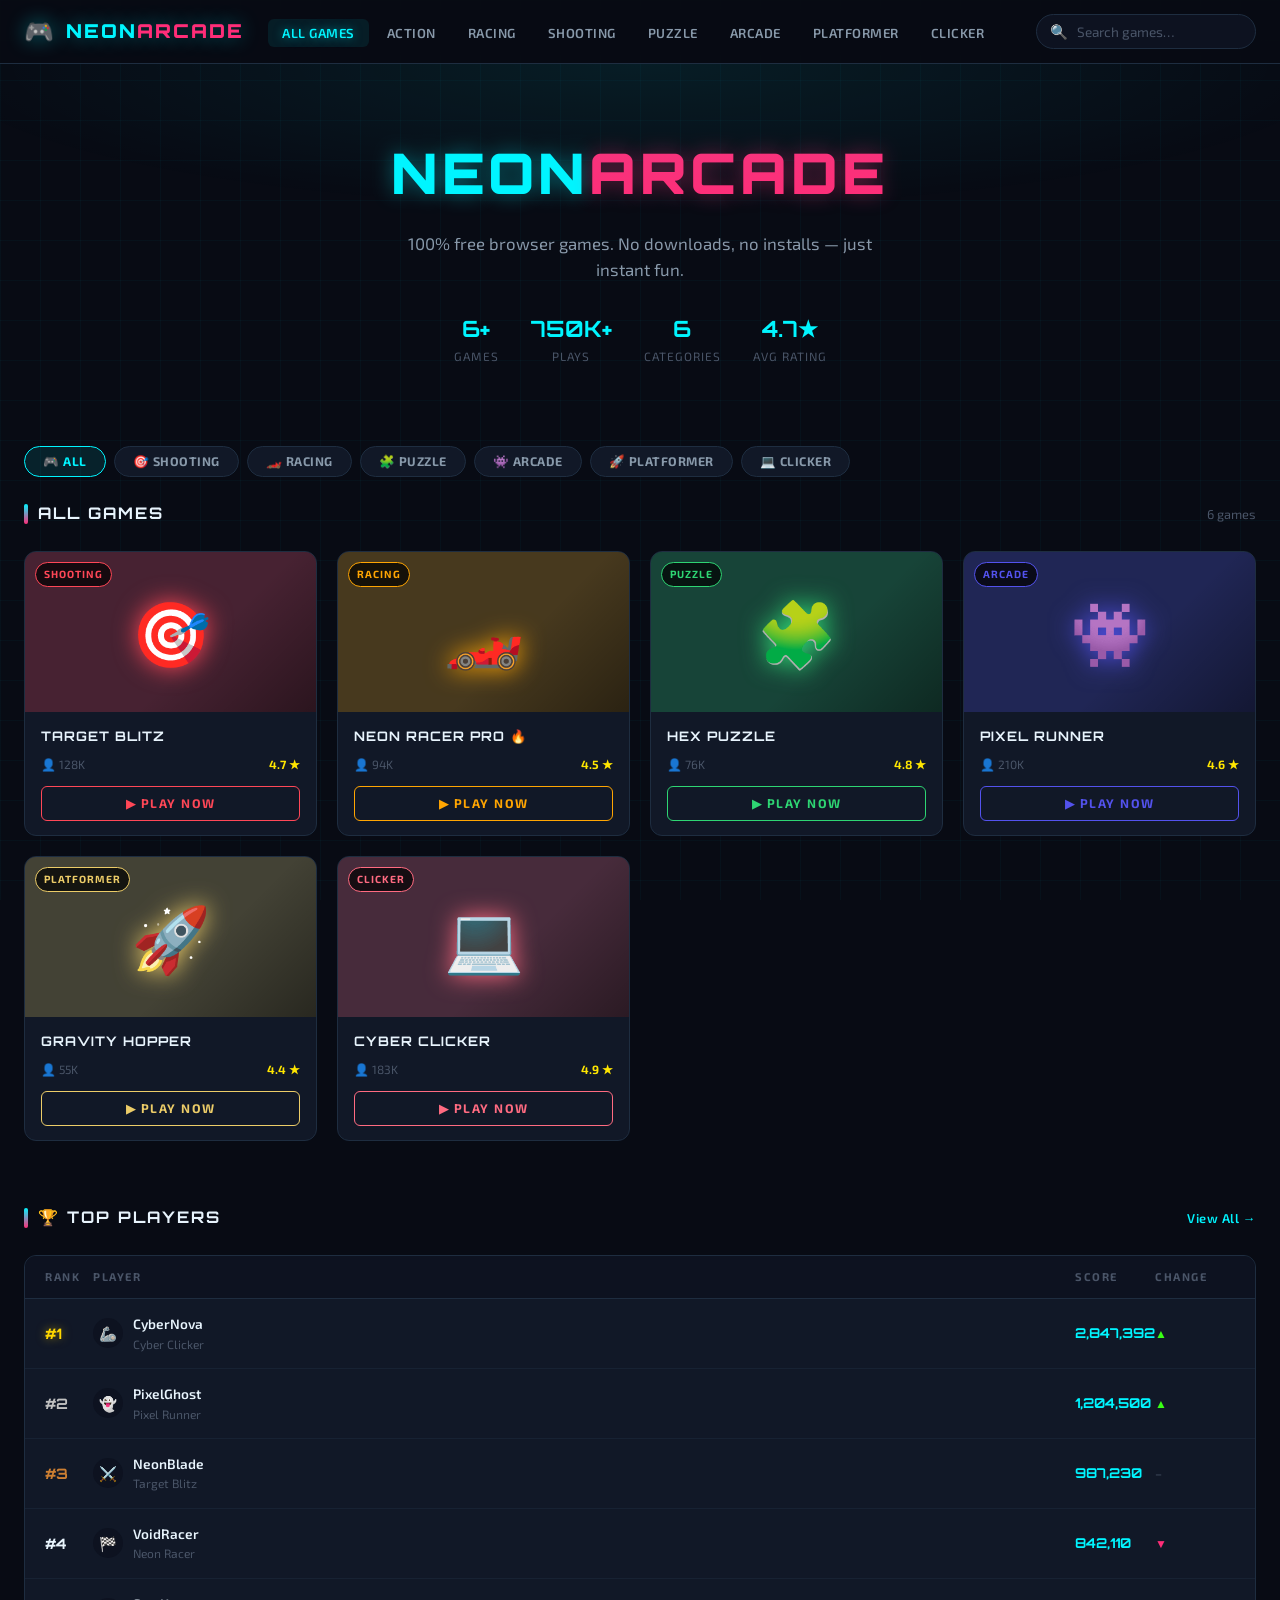
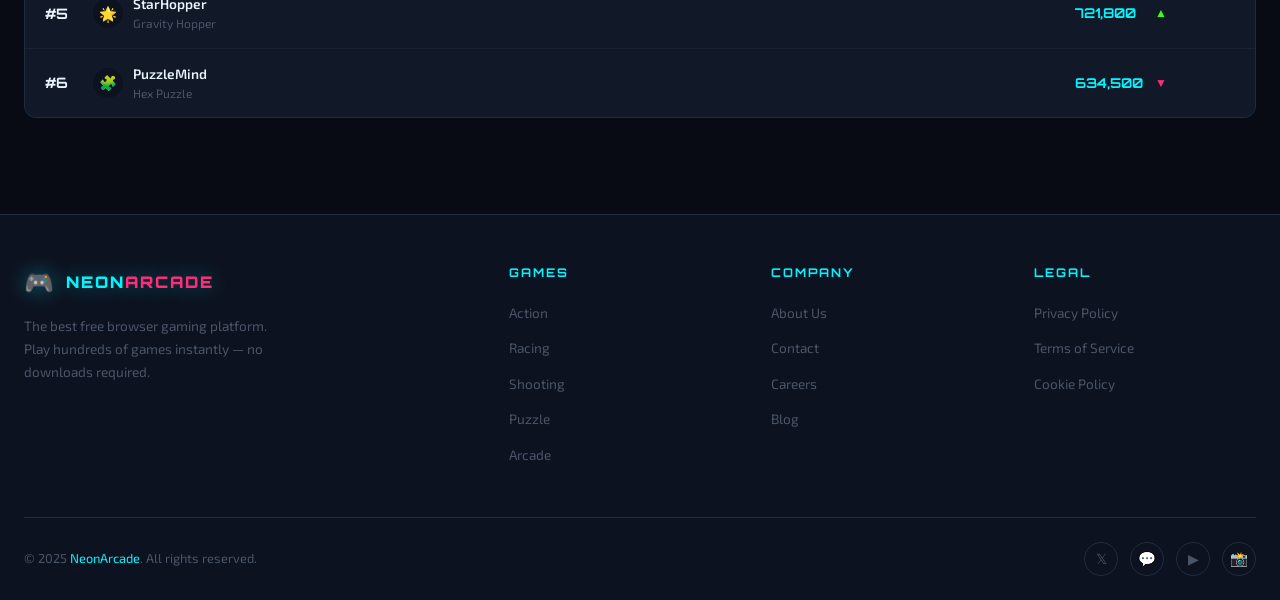
<file: index.html>
<!DOCTYPE html>
<html lang="en">
<head>
  <meta charset="UTF-8" />
  <meta name="viewport" content="width=device-width, initial-scale=1.0" />
  <title>NeonArcade — Play Free Games Online</title>
  <meta name="description" content="Play the best free browser games online. Action, racing, puzzle, shooting and more!" />
  <link rel="stylesheet" href="style.css" />
  <!-- Favicon emoji via SVG -->
  <link rel="icon" href="data:image/svg+xml,<svg xmlns='http://www.w3.org/2000/svg' viewBox='0 0 100 100'><text y='.9em' font-size='90'>🎮</text></svg>" />
</head>
<body>

  <!-- ══════════════════════════════════════════
       NAVBAR
  ══════════════════════════════════════════ -->
  <nav class="navbar">
    <!-- Logo -->
    <a href="index.html" class="nav-logo">
      <span class="logo-icon">🎮</span>
      <span>Neon<span style="color:var(--neon-pink)">Arcade</span></span>
    </a>

    <!-- Category links -->
    <ul class="nav-links" id="navLinks">
      <li><a href="#" class="nav-link active" data-cat="all">All Games</a></li>
      <li><a href="#" class="nav-link" data-cat="action">Action</a></li>
      <li><a href="#" class="nav-link" data-cat="racing">Racing</a></li>
      <li><a href="#" class="nav-link" data-cat="shooting">Shooting</a></li>
      <li><a href="#" class="nav-link" data-cat="puzzle">Puzzle</a></li>
      <li><a href="#" class="nav-link" data-cat="arcade">Arcade</a></li>
      <li><a href="#" class="nav-link" data-cat="platformer">Platformer</a></li>
      <li><a href="#" class="nav-link" data-cat="clicker">Clicker</a></li>
    </ul>

    <!-- Desktop search -->
    <div class="nav-search">
      <span class="search-icon">🔍</span>
      <input type="text" id="searchInput" placeholder="Search games…" autocomplete="off" />
    </div>

    <!-- Hamburger for mobile -->
    <button class="nav-hamburger" id="hamburger" aria-label="Toggle menu">
      <span></span><span></span><span></span>
    </button>
  </nav>

  <!-- Mobile menu -->
  <div class="mobile-menu" id="mobileMenu">
    <a href="#" class="nav-link active" data-cat="all">All Games</a>
    <a href="#" class="nav-link" data-cat="action">Action</a>
    <a href="#" class="nav-link" data-cat="racing">Racing</a>
    <a href="#" class="nav-link" data-cat="shooting">Shooting</a>
    <a href="#" class="nav-link" data-cat="puzzle">Puzzle</a>
    <a href="#" class="nav-link" data-cat="arcade">Arcade</a>
    <a href="#" class="nav-link" data-cat="platformer">Platformer</a>
    <a href="#" class="nav-link" data-cat="clicker">Clicker</a>
    <div class="mobile-search">
      <span class="search-icon">🔍</span>
      <input type="text" id="mobileSearchInput" placeholder="Search games…" autocomplete="off" />
    </div>
  </div>

  <!-- ══════════════════════════════════════════
       HERO
  ══════════════════════════════════════════ -->
  <section class="hero">
    <h1><span class="cyan">Neon</span><span class="pink">Arcade</span></h1>
    <p>100% free browser games. No downloads, no installs — just instant fun.</p>
    <div class="hero-stats">
      <div class="hero-stat"><span class="val">6+</span><span class="lbl">Games</span></div>
      <div class="hero-stat"><span class="val">750K+</span><span class="lbl">Plays</span></div>
      <div class="hero-stat"><span class="val">6</span><span class="lbl">Categories</span></div>
      <div class="hero-stat"><span class="val">4.7★</span><span class="lbl">Avg Rating</span></div>
    </div>
  </section>

  <!-- ══════════════════════════════════════════
       MAIN CONTENT
  ══════════════════════════════════════════ -->
  <main class="container">

    <!-- Search results notice (hidden by default) -->
    <div class="section">
      <div class="search-notice" id="searchNotice" style="display:none">
        <p>Showing results for: <span id="searchTerm"></span></p>
        <button id="clearSearch">✕ Clear</button>
      </div>

      <!-- Category filter pills -->
      <div class="filter-pills" id="filterPills">
        <button class="pill active" data-cat="all">🎮 All</button>
        <button class="pill" data-cat="shooting">🎯 Shooting</button>
        <button class="pill" data-cat="racing">🏎️ Racing</button>
        <button class="pill" data-cat="puzzle">🧩 Puzzle</button>
        <button class="pill" data-cat="arcade">👾 Arcade</button>
        <button class="pill" data-cat="platformer">🚀 Platformer</button>
        <button class="pill" data-cat="clicker">💻 Clicker</button>
      </div>

      <!-- Section header -->
      <div class="section-header">
        <h2 class="section-title" id="sectionTitle">All Games</h2>
        <span id="gameCount" style="font-size:0.8rem;color:var(--text-muted)"></span>
      </div>

      <!-- Games grid — populated by JS -->
      <div class="games-grid" id="gamesGrid"></div>

      <!-- No results state -->
      <div class="no-results" id="noResults" style="display:none">
        <div class="icon">🔍</div>
        <h3>No games found</h3>
        <p>Try a different search or category</p>
      </div>
    </div>

    <!-- ── LEADERBOARD ── -->
    <div class="section">
      <div class="section-header">
        <h2 class="section-title">🏆 Top Players</h2>
        <a href="#" class="section-link">View All →</a>
      </div>
      <div class="leaderboard" id="leaderboard">
        <div class="leaderboard-header">
          <span>Rank</span>
          <span>Player</span>
          <span>Score</span>
          <span>Change</span>
        </div>
        <!-- Populated by JS -->
      </div>
    </div>

  </main>

  <!-- ══════════════════════════════════════════
       FOOTER
  ══════════════════════════════════════════ -->
  <footer>
    <div class="footer-inner">
      <div class="footer-top">
        <div class="footer-brand">
          <a href="index.html" class="nav-logo">
            <span class="logo-icon">🎮</span>
            <span>Neon<span style="color:var(--neon-pink)">Arcade</span></span>
          </a>
          <p>The best free browser gaming platform. Play hundreds of games instantly — no downloads required.</p>
        </div>
        <div class="footer-col">
          <h4>Games</h4>
          <ul>
            <li><a href="#">Action</a></li>
            <li><a href="#">Racing</a></li>
            <li><a href="#">Shooting</a></li>
            <li><a href="#">Puzzle</a></li>
            <li><a href="#">Arcade</a></li>
          </ul>
        </div>
        <div class="footer-col">
          <h4>Company</h4>
          <ul>
            <li><a href="#">About Us</a></li>
            <li><a href="#">Contact</a></li>
            <li><a href="#">Careers</a></li>
            <li><a href="#">Blog</a></li>
          </ul>
        </div>
        <div class="footer-col">
          <h4>Legal</h4>
          <ul>
            <li><a href="#">Privacy Policy</a></li>
            <li><a href="#">Terms of Service</a></li>
            <li><a href="#">Cookie Policy</a></li>
          </ul>
        </div>
      </div>
      <div class="footer-bottom">
        <p>© 2025 <span class="cyan">NeonArcade</span>. All rights reserved.</p>
        <div class="social-links">
          <a href="#" class="social-link" aria-label="Twitter">𝕏</a>
          <a href="#" class="social-link" aria-label="Discord">💬</a>
          <a href="#" class="social-link" aria-label="YouTube">▶</a>
          <a href="#" class="social-link" aria-label="Instagram">📸</a>
        </div>
      </div>
    </div>
  </footer>

  <script src="script.js"></script>
</body>
  </html>
</file>
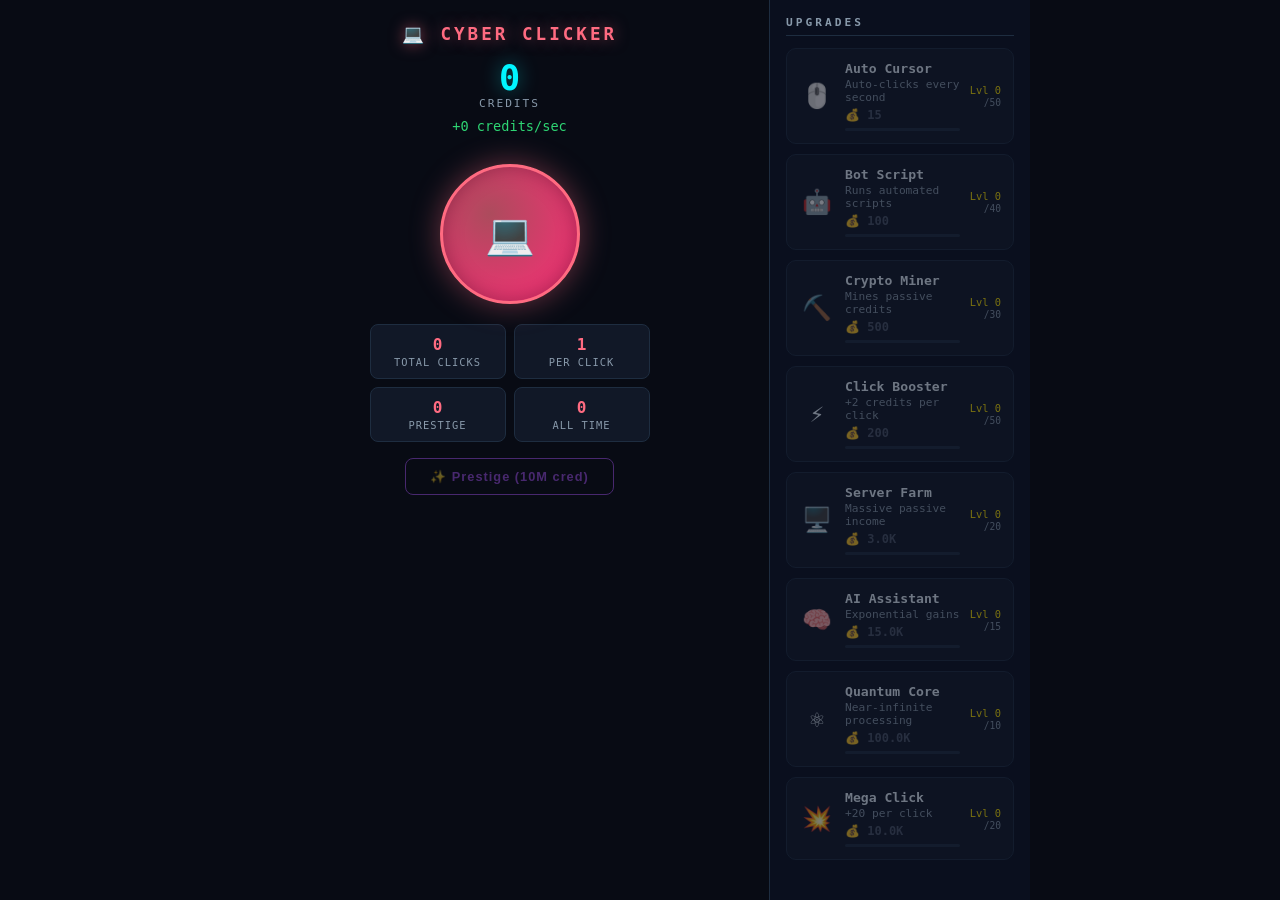
<file: cyber-clicker.html>
<!DOCTYPE html>
<html lang="en">
<head>
<meta charset="UTF-8"/>
<meta name="viewport" content="width=device-width,initial-scale=1"/>
<title>Cyber Clicker</title>
<style>
*{margin:0;padding:0;box-sizing:border-box}
body{background:#080b14;min-height:100vh;font-family:'Exo 2',monospace;color:#e8f4fd;overflow-x:hidden}
.layout{display:grid;grid-template-columns:1fr 260px;min-height:100vh;max-width:780px;margin:0 auto;gap:0}
/* Left panel */
.left{display:flex;flex-direction:column;align-items:center;justify-content:flex-start;padding:24px 20px;border-right:1px solid #1e2d40}
.game-title{font-size:1.1rem;font-weight:900;letter-spacing:3px;text-transform:uppercase;color:#ff6b81;text-shadow:0 0 15px rgba(255,107,129,0.5);margin-bottom:16px}
.currency-display{text-align:center;margin-bottom:8px}
.currency-val{font-size:2.2rem;font-weight:700;color:#00f5ff;font-family:monospace;line-height:1;text-shadow:0 0 20px rgba(0,245,255,0.4)}
.currency-lbl{font-size:0.7rem;letter-spacing:2px;text-transform:uppercase;color:#8899aa;margin-top:2px}
.per-sec{font-size:0.85rem;color:#2ed573;margin-bottom:20px;text-align:center}
/* Clicker button */
.clicker-wrap{position:relative;margin:10px 0 20px}
#clickerBtn{width:140px;height:140px;border-radius:50%;background:radial-gradient(circle at 35% 35%,#ff6b81aa,#ff2d78);border:3px solid #ff6b81;color:#fff;font-size:2.5rem;cursor:pointer;transition:transform 0.1s,box-shadow 0.1s;box-shadow:0 0 30px rgba(255,107,129,0.4),inset 0 0 20px rgba(0,0,0,0.3);position:relative;z-index:1}
#clickerBtn:active{transform:scale(0.93);box-shadow:0 0 50px rgba(255,107,129,0.7)}
#clickerBtn:hover{box-shadow:0 0 40px rgba(255,107,129,0.6),inset 0 0 20px rgba(0,0,0,0.3)}
.click-ripple{position:absolute;border-radius:50%;border:2px solid #ff6b81;animation:ripple 0.5s ease-out forwards;pointer-events:none;z-index:0}
@keyframes ripple{from{width:140px;height:140px;left:0;top:0;opacity:0.8}to{width:200px;height:200px;left:-30px;top:-30px;opacity:0}}
.float-text{position:absolute;pointer-events:none;font-weight:700;color:#00f5ff;font-size:0.9rem;animation:float-up 0.8s ease forwards;z-index:5}
@keyframes float-up{0%{opacity:1;transform:translateY(0) scale(1)}100%{opacity:0;transform:translateY(-70px) scale(0.7)}}
/* Stats */
.stats-grid{display:grid;grid-template-columns:1fr 1fr;gap:8px;width:100%;max-width:280px}
.stat-box{background:#111827;border:1px solid #1e2d40;border-radius:8px;padding:10px;text-align:center}
.stat-box .v{font-size:1rem;font-weight:700;color:#ff6b81;font-family:monospace}
.stat-box .l{font-size:0.65rem;letter-spacing:1px;text-transform:uppercase;color:#8899aa;margin-top:2px}
/* Prestige */
#prestigeBtn{margin-top:16px;padding:10px 24px;background:transparent;border:1px solid #a855f7;color:#a855f7;border-radius:8px;font-size:0.8rem;font-weight:700;letter-spacing:1px;cursor:pointer;transition:0.2s;opacity:0.4;pointer-events:none}
#prestigeBtn.ready{opacity:1;pointer-events:auto;animation:pulsePrest 1.5s ease infinite}
#prestigeBtn.ready:hover{background:rgba(168,85,247,0.15)}
@keyframes pulsePrest{0%,100%{box-shadow:none}50%{box-shadow:0 0 15px rgba(168,85,247,0.5)}}
/* Right panel - upgrades */
.right{padding:16px;overflow-y:auto;background:#0a0f1e}
.right h3{font-size:0.7rem;letter-spacing:3px;text-transform:uppercase;color:#8899aa;margin-bottom:12px;padding-bottom:6px;border-bottom:1px solid #1e2d40}
.upgrade-card{background:#111827;border:1px solid #1e2d40;border-radius:10px;padding:12px;margin-bottom:10px;cursor:pointer;transition:0.2s;display:flex;gap:10px;align-items:center}
.upgrade-card:hover:not(.locked){border-color:rgba(0,245,255,0.3);transform:translateX(-2px)}
.upgrade-card.locked{opacity:0.45;cursor:not-allowed}
.upgrade-card.maxed{opacity:0.7;cursor:not-allowed;border-color:rgba(255,230,0,0.3)}
.up-icon{font-size:1.5rem;width:36px;text-align:center;flex-shrink:0}
.up-info{flex:1;min-width:0}
.up-name{font-size:0.82rem;font-weight:700;color:#e8f4fd;white-space:nowrap;overflow:hidden;text-overflow:ellipsis}
.up-desc{font-size:0.7rem;color:#8899aa;margin-top:2px}
.up-cost{font-size:0.75rem;font-weight:700;color:#00f5ff;margin-top:4px;font-family:monospace}
.up-cost.cant{color:#4a5568}
.up-lvl{font-size:0.65rem;color:#ffe600;text-align:right;flex-shrink:0}
/* Progress bar */
.up-progress{height:3px;background:#1e2d40;border-radius:2px;margin-top:6px;overflow:hidden}
.up-progress-fill{height:100%;background:linear-gradient(90deg,#00f5ff,#a855f7);border-radius:2px;transition:width 0.3s}
@media(max-width:520px){.layout{grid-template-columns:1fr}.right{border-top:1px solid #1e2d40}.left{border-right:none;padding:16px}}
</style>
</head>
<body>
<div class="layout">
  <!-- LEFT -->
  <div class="left">
    <div class="game-title">💻 Cyber Clicker</div>
    <div class="currency-display">
      <div class="currency-val" id="credEl">0</div>
      <div class="currency-lbl">Credits</div>
    </div>
    <div class="per-sec" id="cpsEl">+0 credits/sec</div>

    <div class="clicker-wrap" id="clickerWrap">
      <button id="clickerBtn">💻</button>
    </div>

    <div class="stats-grid">
      <div class="stat-box"><div class="v" id="totalClicksEl">0</div><div class="l">Total Clicks</div></div>
      <div class="stat-box"><div class="v" id="clickPowerEl">1</div><div class="l">Per Click</div></div>
      <div class="stat-box"><div class="v" id="prestigeEl">0</div><div class="l">Prestige</div></div>
      <div class="stat-box"><div class="v" id="totalEarnedEl">0</div><div class="l">All Time</div></div>
    </div>

    <button id="prestigeBtn">✨ Prestige (10M cred)</button>
  </div>

  <!-- RIGHT -->
  <div class="right">
    <h3>Upgrades</h3>
    <div id="upgradesContainer"></div>
  </div>
</div>

<script>
/* ── Game State ── */
let credits=0,cps=0,clickPower=1,totalClicks=0,allTimeEarned=0,prestige=0;
let lastTime=Date.now();

/* ── Upgrades config ── */
const UPGRADES=[
  {id:'cursor',name:'Auto Cursor',icon:'🖱️',desc:'Auto-clicks every second',baseCost:15,baseCps:0.1,baseCpc:0,maxLvl:50,lvl:0},
  {id:'script',name:'Bot Script',icon:'🤖',desc:'Runs automated scripts',baseCost:100,baseCps:0.5,baseCpc:0,maxLvl:40,lvl:0},
  {id:'mine',name:'Crypto Miner',icon:'⛏️',desc:'Mines passive credits',baseCost:500,baseCps:2,baseCpc:0,maxLvl:30,lvl:0},
  {id:'clickpow',name:'Click Booster',icon:'⚡',desc:'+2 credits per click',baseCost:200,baseCps:0,baseCpc:2,maxLvl:50,lvl:0},
  {id:'server',name:'Server Farm',icon:'🖥️',desc:'Massive passive income',baseCost:3000,baseCps:10,baseCpc:0,maxLvl:20,lvl:0},
  {id:'ai',name:'AI Assistant',icon:'🧠',desc:'Exponential gains',baseCost:15000,baseCps:50,baseCpc:0,maxLvl:15,lvl:0},
  {id:'quantum',name:'Quantum Core',icon:'⚛️',desc:'Near-infinite processing',baseCost:100000,baseCps:300,baseCpc:0,maxLvl:10,lvl:0},
  {id:'megaclick',name:'Mega Click',icon:'💥',desc:'+20 per click',baseCost:10000,baseCps:0,baseCpc:20,maxLvl:20,lvl:0},
];

function upgradeCost(u){return Math.floor(u.baseCost*Math.pow(1.18,u.lvl));}

function recalcStats(){
  cps=0;clickPower=1;
  UPGRADES.forEach(u=>{
    cps+=u.baseCps*u.lvl;
    clickPower+=u.baseCpc*u.lvl;
  });
  cps*=(1+prestige*0.5);
  clickPower*=(1+prestige*0.3);
}

function fmtNum(n){
  if(n>=1e9) return (n/1e9).toFixed(2)+'B';
  if(n>=1e6) return (n/1e6).toFixed(2)+'M';
  if(n>=1e3) return (n/1e3).toFixed(1)+'K';
  return Math.floor(n).toString();
}

/* ── Render upgrades ── */
function renderUpgrades(){
  const c=document.getElementById('upgradesContainer');
  c.innerHTML='';
  UPGRADES.forEach((u,i)=>{
    const cost=upgradeCost(u);
    const canAfford=credits>=cost;
    const maxed=u.lvl>=u.maxLvl;
    const card=document.createElement('div');
    card.className='upgrade-card'+(maxed?' maxed':(!canAfford&&u.lvl===0?' locked':''));
    const pct=Math.min(100,(u.lvl/u.maxLvl)*100);
    card.innerHTML=`
      <div class="up-icon">${u.icon}</div>
      <div class="up-info">
        <div class="up-name">${u.name}</div>
        <div class="up-desc">${u.desc}</div>
        <div class="up-cost ${canAfford||maxed?'':'cant'}">${maxed?'MAX':'💰 '+fmtNum(cost)}</div>
        <div class="up-progress"><div class="up-progress-fill" style="width:${pct}%"></div></div>
      </div>
      <div class="up-lvl">Lvl ${u.lvl}<br><span style="color:#8899aa;font-size:0.6rem">/${u.maxLvl}</span></div>`;
    if(!maxed){
      card.addEventListener('click',()=>{
        if(credits>=cost){credits-=cost;u.lvl++;recalcStats();renderUpgrades();updateUI();}
      });
    }
    card.style.animationDelay=i*0.05+'s';
    c.appendChild(card);
  });
}

/* ── Click handler ── */
const clickerBtn=document.getElementById('clickerBtn');
const clickerWrap=document.getElementById('clickerWrap');

clickerBtn.addEventListener('click',e=>{
  const gained=clickPower;
  credits+=gained;allTimeEarned+=gained;totalClicks++;
  // Floating text
  const ft=document.createElement('div');
  ft.className='float-text';
  ft.textContent='+'+fmtNum(gained);
  const rect=clickerWrap.getBoundingClientRect();
  const wr=clickerWrap.getBoundingClientRect();
  ft.style.left=(Math.random()*60+40)+'px';
  ft.style.top='50px';
  clickerWrap.style.position='relative';
  clickerWrap.appendChild(ft);
  setTimeout(()=>ft.remove(),800);
  // Ripple
  const rp=document.createElement('div');rp.className='click-ripple';
  clickerWrap.appendChild(rp);setTimeout(()=>rp.remove(),500);
  updateUI();
});

/* ── Prestige ── */
const prestigeBtn=document.getElementById('prestigeBtn');
prestigeBtn.addEventListener('click',()=>{
  if(credits<10000000) return;
  prestige++;credits=0;allTimeEarned=0;totalClicks=0;
  UPGRADES.forEach(u=>u.lvl=0);
  recalcStats();renderUpgrades();updateUI();
  document.body.style.background='#1a0a2e';
  setTimeout(()=>document.body.style.background='#080b14',600);
});

/* ── Game loop ── */
function gameLoop(){
  const now=Date.now();
  const dt=(now-lastTime)/1000;
  lastTime=now;
  const passive=cps*dt;
  credits+=passive;allTimeEarned+=passive;
  updateUI();
  requestAnimationFrame(gameLoop);
}

function updateUI(){
  document.getElementById('credEl').textContent=fmtNum(credits);
  document.getElementById('cpsEl').textContent='+'+fmtNum(cps)+' credits/sec';
  document.getElementById('totalClicksEl').textContent=fmtNum(totalClicks);
  document.getElementById('clickPowerEl').textContent=fmtNum(clickPower);
  document.getElementById('prestigeEl').textContent=prestige;
  document.getElementById('totalEarnedEl').textContent=fmtNum(allTimeEarned);
  // Update upgrade affordability highlighting
  document.querySelectorAll('.upgrade-card:not(.maxed)').forEach((card,i)=>{
    const u=UPGRADES[i];
    const cost=upgradeCost(u);
    card.classList.toggle('locked',credits<cost&&u.lvl===0);
    const costEl=card.querySelector('.up-cost');
    if(costEl&&!card.classList.contains('maxed')){
      costEl.className='up-cost'+(credits>=cost?'':' cant');
    }
  });
  // Prestige button
  prestigeBtn.classList.toggle('ready',credits>=10000000);
}

recalcStats();
renderUpgrades();
lastTime=Date.now();
gameLoop();
</script>
</body>
</html>
</file>
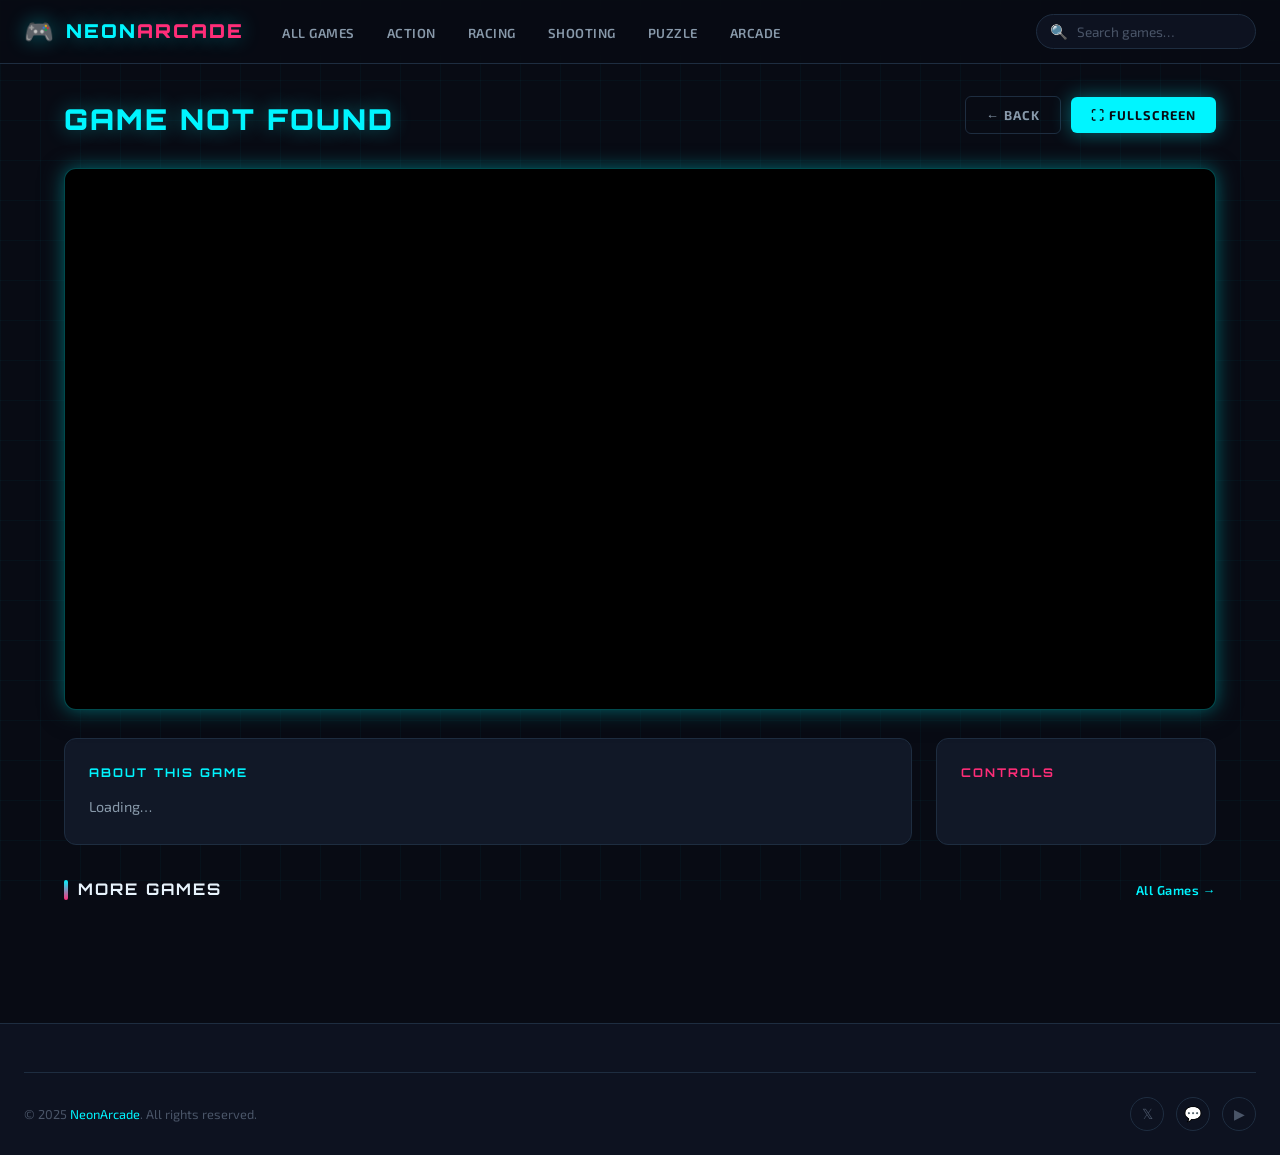
<file: game.html>
<!DOCTYPE html>
<html lang="en">
<head>
  <meta charset="UTF-8" />
  <meta name="viewport" content="width=device-width, initial-scale=1.0" />
  <title>NeonArcade — Play Game</title>
  <link rel="stylesheet" href="style.css" />
  <link rel="icon" href="data:image/svg+xml,<svg xmlns='http://www.w3.org/2000/svg' viewBox='0 0 100 100'><text y='.9em' font-size='90'>🎮</text></svg>" />
</head>
<body>

  <!-- Loading overlay -->
  <div class="loading-overlay" id="loadingOverlay">
    <div class="loading-spinner"></div>
    <p class="loading-text">Loading Game…</p>
    <div class="loading-bar-wrap">
      <div class="loading-bar" id="loadingBar"></div>
    </div>
  </div>

  <!-- ══════════════════════════════════════════
       NAVBAR
  ══════════════════════════════════════════ -->
  <nav class="navbar">
    <a href="index.html" class="nav-logo">
      <span class="logo-icon">🎮</span>
      <span>Neon<span style="color:var(--neon-pink)">Arcade</span></span>
    </a>
    <ul class="nav-links">
      <li><a href="index.html?cat=all"     class="nav-link">All Games</a></li>
      <li><a href="index.html?cat=action"   class="nav-link">Action</a></li>
      <li><a href="index.html?cat=racing"   class="nav-link">Racing</a></li>
      <li><a href="index.html?cat=shooting" class="nav-link">Shooting</a></li>
      <li><a href="index.html?cat=puzzle"   class="nav-link">Puzzle</a></li>
      <li><a href="index.html?cat=arcade"   class="nav-link">Arcade</a></li>
    </ul>
    <div class="nav-search">
      <span class="search-icon">🔍</span>
      <input type="text" placeholder="Search games…" onkeydown="if(event.key==='Enter') window.location.href='index.html?q='+this.value" />
    </div>
    <button class="nav-hamburger" id="hamburger" aria-label="Toggle menu">
      <span></span><span></span><span></span>
    </button>
  </nav>

  <!-- Mobile menu -->
  <div class="mobile-menu" id="mobileMenu">
    <a href="index.html" class="nav-link">🏠 Home</a>
    <a href="index.html?cat=shooting" class="nav-link">🎯 Shooting</a>
    <a href="index.html?cat=racing" class="nav-link">🏎️ Racing</a>
    <a href="index.html?cat=puzzle" class="nav-link">🧩 Puzzle</a>
    <a href="index.html?cat=arcade" class="nav-link">👾 Arcade</a>
  </div>

  <!-- ══════════════════════════════════════════
       GAME PAGE
  ══════════════════════════════════════════ -->
  <div class="game-page-wrap">

    <!-- Header: title + actions -->
    <div class="game-page-header">
      <div>
        <h1 class="game-page-title" id="gameTitle">Loading…</h1>
        <div class="game-page-meta" id="gameMeta"></div>
      </div>
      <div class="game-page-actions">
        <button class="btn-back" onclick="history.back()">← Back</button>
        <button class="btn-fullscreen" id="fullscreenBtn">⛶ Fullscreen</button>
      </div>
    </div>

    <!-- Game iframe -->
    <div class="game-frame-container" id="gameFrameContainer">
      <iframe
        id="gameIframe"
        title="Game"
        allowfullscreen
        allow="autoplay; fullscreen"
        scrolling="no"
      ></iframe>
    </div>

    <!-- Description + controls -->
    <div class="game-desc-section">
      <div class="game-description">
        <h3>About This Game</h3>
        <p id="gameDesc">Loading…</p>
      </div>
      <div class="game-controls" id="gameControls">
        <h3>Controls</h3>
        <!-- Populated by JS per game -->
      </div>
    </div>

    <!-- Related games -->
    <div style="margin-top:32px">
      <div class="section-header">
        <h2 class="section-title">More Games</h2>
        <a href="index.html" class="section-link">All Games →</a>
      </div>
      <div class="games-grid" id="relatedGames" style="grid-template-columns:repeat(auto-fill,minmax(200px,1fr))"></div>
    </div>

  </div>

  <!-- Footer -->
  <footer>
    <div class="footer-inner">
      <div class="footer-bottom">
        <p>© 2025 <span class="cyan">NeonArcade</span>. All rights reserved.</p>
        <div class="social-links">
          <a href="#" class="social-link">𝕏</a>
          <a href="#" class="social-link">💬</a>
          <a href="#" class="social-link">▶</a>
        </div>
      </div>
    </div>
  </footer>

  <script src="script.js"></script>
  <script src="game-page.js"></script>
</body>
</html>
</file>
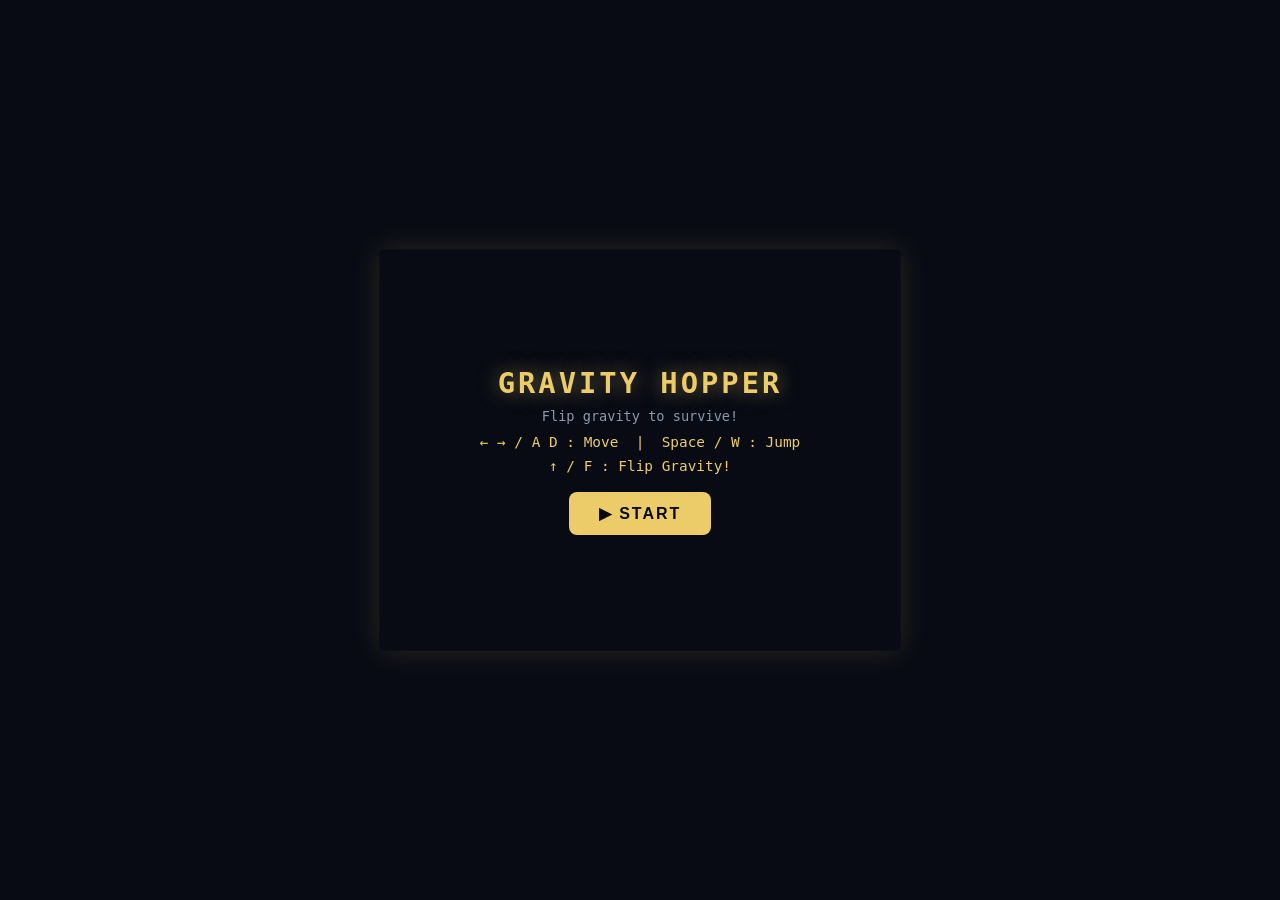
<file: gravity-hopper.html>
<!DOCTYPE html>
<html lang="en">
<head>
<meta charset="UTF-8"/>
<meta name="viewport" content="width=device-width,initial-scale=1"/>
<title>Gravity Hopper</title>
<style>
*{margin:0;padding:0;box-sizing:border-box}
body{background:#080b14;display:flex;flex-direction:column;align-items:center;justify-content:center;min-height:100vh;font-family:monospace;overflow:hidden}
#wrap{position:relative}
canvas{display:block;border:1px solid rgba(236,204,104,0.3);border-radius:4px;box-shadow:0 0 30px rgba(236,204,104,0.15)}
#overlay{position:absolute;inset:0;display:flex;flex-direction:column;align-items:center;justify-content:center;background:rgba(8,11,20,0.92);border-radius:4px;text-align:center;padding:20px}
#overlay h2{font-size:1.8rem;font-weight:900;letter-spacing:3px;color:#eccc68;text-shadow:0 0 20px rgba(236,204,104,0.5);text-transform:uppercase;margin-bottom:8px}
#overlay p{color:#8899aa;margin-bottom:6px;font-size:0.85rem}
#overlay .info{color:#eccc68;font-size:0.9rem;margin:4px 0}
#startBtn{margin-top:14px;padding:12px 30px;background:#eccc68;color:#080b14;border:none;border-radius:8px;font-size:1rem;font-weight:700;letter-spacing:2px;text-transform:uppercase;cursor:pointer;transition:0.2s}
#startBtn:hover{transform:scale(1.05);box-shadow:0 0 20px rgba(236,204,104,0.5)}
.mb-controls{display:flex;gap:10px;margin-top:10px}
.mb-btn{padding:12px 20px;background:#1e2d40;border:2px solid #eccc68;color:#eccc68;border-radius:8px;font-size:0.9rem;font-weight:700;cursor:pointer;touch-action:manipulation}
.mb-btn:active{background:#eccc68;color:#080b14}
</style>
</head>
<body>
<div id="wrap">
<canvas id="c"></canvas>
<div id="overlay">
  <h2 id="oTitle">Gravity Hopper</h2>
  <p id="oMsg">Flip gravity to survive!</p>
  <p class="info" id="oMsg2">← → / A D : Move &nbsp;|&nbsp; Space / W : Jump</p>
  <p class="info" id="oMsg3">↑ / F : Flip Gravity!</p>
  <p id="oScore" style="font-size:1.5rem;color:#ffe600;font-weight:700;margin-top:8px;display:none"></p>
  <button id="startBtn">▶ Start</button>
</div>
</div>
<div class="mb-controls" id="mbControls" style="display:none">
  <button class="mb-btn" id="mbLeft">◄</button>
  <button class="mb-btn" id="mbJump">JUMP</button>
  <button class="mb-btn" id="mbFlip">FLIP ↕</button>
  <button class="mb-btn" id="mbRight">►</button>
</div>
<script>
const canvas=document.getElementById('c');
const ctx=canvas.getContext('2d');
const W=canvas.width=520,H=canvas.height=400;
const overlay=document.getElementById('overlay');
const startBtn=document.getElementById('startBtn');
const oTitle=document.getElementById('oTitle');
const oMsg=document.getElementById('oMsg');
const oMsg2=document.getElementById('oMsg2');
const oMsg3=document.getElementById('oMsg3');
const oScoreEl=document.getElementById('oScore');
const mbControls=document.getElementById('mbControls');

if('ontouchstart' in window) mbControls.style.display='flex';

let gameRunning=false,animId,frame=0,level=1,starsCollected=0;
const GRAVITY=0.5;
const JUMP_FORCE=-11;

let gravDir=1; // 1=down, -1=up
let p={x:60,y:200,w:24,h:32,vx:0,vy:0,onGround:false};

// Level definitions: platforms and stars
const LEVELS=[
  // Level 1
  {platforms:[
    {x:0,y:360,w:520,h:20,color:'#1a2540'},   // floor
    {x:0,y:20,w:520,h:20,color:'#1a2540'},    // ceiling
    {x:180,y:260,w:100,h:16,color:'#2a3a5a'},
    {x:320,y:180,w:120,h:16,color:'#2a3a5a'},
  ],stars:[
    {x:230,y:230,r:10},{x:370,y:150,r:10},{x:440,y:240,r:10},
  ]},
  // Level 2
  {platforms:[
    {x:0,y:380,w:520,h:20,color:'#1a2540'},
    {x:0,y:0,w:520,h:20,color:'#1a2540'},
    {x:100,y:280,w:80,h:14,color:'#2a3a5a'},
    {x:240,y:200,w:80,h:14,color:'#2a3a5a'},
    {x:360,y:290,w:80,h:14,color:'#2a3a5a'},
    {x:130,y:130,w:80,h:14,color:'#2a3a5a'},
    {x:300,y:110,w:90,h:14,color:'#2a3a5a'},
  ],stars:[
    {x:140,y:250,r:10},{x:280,y:170,r:10},{x:400,y:260,r:10},
    {x:170,y:100,r:10},{x:345,y:80,r:10},
  ]},
  // Level 3
  {platforms:[
    {x:0,y:380,w:180,h:20,color:'#1a2540'},
    {x:0,y:0,w:520,h:20,color:'#1a2540'},
    {x:340,y:380,w:180,h:20,color:'#1a2540'},
    {x:80,y:300,w:70,h:14,color:'#2a3a5a'},
    {x:200,y:250,w:70,h:14,color:'#2a3a5a'},
    {x:310,y:300,w:70,h:14,color:'#2a3a5a'},
    {x:80,y:160,w:70,h:14,color:'#2a3a5a'},
    {x:200,y:100,w:70,h:14,color:'#2a3a5a'},
    {x:340,y:160,w:80,h:14,color:'#2a3a5a'},
    {x:440,y:260,w:60,h:14,color:'#2a3a5a'},
  ],stars:[
    {x:115,y:270,r:10},{x:235,y:220,r:10},{x:345,y:270,r:10},
    {x:115,y:130,r:10},{x:235,y:70,r:10},{x:380,y:130,r:10},{x:470,y:230,r:10},
  ]},
];

let currentLevel=null,lStars=[];
function loadLevel(n){
  const def=LEVELS[Math.min(n-1,LEVELS.length-1)];
  currentLevel=JSON.parse(JSON.stringify(def));
  lStars=currentLevel.stars.map(s=>({...s,collected:false}));
  starsCollected=0;
  gravDir=1;
  p.x=60;p.y=200;p.vx=0;p.vy=0;
}

const keys={};
document.addEventListener('keydown',e=>{
  keys[e.key]=true;
  if(e.code==='Space'||e.key==='w'||e.key==='W') e.preventDefault();
  if(e.key==='ArrowUp'||e.key==='f'||e.key==='F'){e.preventDefault();flipGravity();}
});
document.addEventListener('keyup',e=>keys[e.key]=false);

// Mobile
document.getElementById('mbLeft').addEventListener('touchstart',e=>{e.preventDefault();keys['ArrowLeft']=true});
document.getElementById('mbLeft').addEventListener('touchend',()=>keys['ArrowLeft']=false);
document.getElementById('mbRight').addEventListener('touchstart',e=>{e.preventDefault();keys['ArrowRight']=true});
document.getElementById('mbRight').addEventListener('touchend',()=>keys['ArrowRight']=false);
document.getElementById('mbJump').addEventListener('touchstart',e=>{e.preventDefault();doJump();});
document.getElementById('mbFlip').addEventListener('touchstart',e=>{e.preventDefault();flipGravity();});

let lastFlip=0;
function flipGravity(){
  if(!gameRunning) return;
  const now=Date.now();
  if(now-lastFlip<300) return;
  lastFlip=now;
  gravDir*=-1;p.vy*=-0.5;
  // Flip effect
  ctx.fillStyle='rgba(236,204,104,0.1)';ctx.fillRect(0,0,W,H);
}

let canJump=false;
function doJump(){
  if(p.onGround){p.vy=JUMP_FORCE*gravDir;p.onGround=false;}
}

function update(){
  frame++;
  // Input
  if(keys['ArrowLeft']||keys['a']||keys['A']) p.vx=-3.5;
  else if(keys['ArrowRight']||keys['d']||keys['D']) p.vx=3.5;
  else p.vx*=0.8;

  if((keys[' ']||keys['w']||keys['W'])&&p.onGround) doJump();

  // Physics
  p.vy+=GRAVITY*gravDir;
  p.vy=Math.max(Math.min(p.vy,14),-14);
  p.x+=p.vx;p.y+=p.vy;
  p.onGround=false;

  // Clamp x
  p.x=Math.max(0,Math.min(W-p.w,p.x));

  // Collision with platforms
  currentLevel.platforms.forEach(pl=>{
    if(p.x+p.w>pl.x && p.x<pl.x+pl.w){
      if(gravDir===1){
        if(p.y+p.h>=pl.y && p.y+p.h<=pl.y+pl.h+Math.abs(p.vy)+2 && p.vy>=0){
          p.y=pl.y-p.h;p.vy=0;p.onGround=true;
        }
        if(p.y<=pl.y+pl.h && p.y>=pl.y-Math.abs(p.vy)-2 && p.vy<0){
          p.y=pl.y+pl.h;p.vy=0;
        }
      } else {
        if(p.y<=pl.y+pl.h && p.y>=pl.y-Math.abs(p.vy)-2 && p.vy<=0){
          p.y=pl.y+pl.h;p.vy=0;p.onGround=true;
        }
        if(p.y+p.h>=pl.y && p.y+p.h<=pl.y+pl.h+Math.abs(p.vy)+2 && p.vy>0){
          p.y=pl.y-p.h;p.vy=0;
        }
      }
    }
  });

  // Star collection
  lStars.forEach(s=>{
    if(s.collected) return;
    if(Math.abs(p.x+p.w/2-s.x)<s.r+12 && Math.abs(p.y+p.h/2-s.y)<s.r+12){
      s.collected=true;starsCollected++;
    }
  });

  // Level complete
  if(starsCollected>=lStars.length){
    level++;
    if(level>LEVELS.length){
      // Victory
      endGame(true);return;
    }
    loadLevel(level);
  }

  // Out of bounds death
  if(p.y>H+50||p.y<-100) endGame(false);
}

function draw(){
  // BG
  const bg=ctx.createLinearGradient(0,0,0,H);
  bg.addColorStop(0,'#050810');bg.addColorStop(1,'#0a1020');
  ctx.fillStyle=bg;ctx.fillRect(0,0,W,H);

  // Grid
  ctx.strokeStyle='rgba(236,204,104,0.04)';ctx.lineWidth=1;
  for(let x=0;x<W;x+=32){ctx.beginPath();ctx.moveTo(x,0);ctx.lineTo(x,H);ctx.stroke();}
  for(let y=0;y<H;y+=32){ctx.beginPath();ctx.moveTo(0,y);ctx.lineTo(W,y);ctx.stroke();}

  // Gravity indicator
  const gi=gravDir===1?'▼':'▲';
  ctx.fillStyle='rgba(236,204,104,0.4)';ctx.font='bold 12px monospace';
  ctx.textAlign='left';ctx.textBaseline='top';
  ctx.fillText('GRAVITY '+gi,10,50);

  // Level / stars HUD
  ctx.fillStyle='rgba(0,0,0,0.4)';ctx.fillRect(0,0,W,36);
  ctx.fillStyle='rgba(236,204,104,0.3)';ctx.fillRect(0,34,W,2);
  ctx.fillStyle='#eccc68';ctx.font='bold 13px monospace';ctx.textAlign='left';ctx.textBaseline='middle';
  ctx.fillText('LEVEL '+level+' / '+LEVELS.length,10,18);
  ctx.fillStyle='#ffe600';ctx.textAlign='center';
  ctx.fillText('⭐ '+starsCollected+' / '+lStars.length,W/2,18);
  ctx.fillStyle='#8899aa';ctx.textAlign='right';
  ctx.fillText('SPACE=Jump  F=Flip',W-10,18);

  // Platforms
  currentLevel.platforms.forEach(pl=>{
    ctx.fillStyle=pl.color;
    ctx.fillRect(pl.x,pl.y,pl.w,pl.h);
    ctx.fillStyle='rgba(236,204,104,0.3)';
    ctx.fillRect(pl.x,gravDir===1?pl.y:pl.y+pl.h-2,pl.w,2);
  });

  // Stars
  lStars.forEach((s,i)=>{
    if(s.collected) return;
    const bob=Math.sin(frame*0.05+i*1.2)*5;
    ctx.save();ctx.translate(s.x,s.y+bob);
    ctx.rotate(frame*0.02);
    // Star shape
    ctx.beginPath();
    for(let k=0;k<5;k++){
      const a=k*Math.PI*2/5-Math.PI/2;
      const ai=a+Math.PI/5;
      if(k===0) ctx.moveTo(Math.cos(a)*s.r,Math.sin(a)*s.r);
      else ctx.lineTo(Math.cos(a)*s.r,Math.sin(a)*s.r);
      ctx.lineTo(Math.cos(ai)*(s.r*0.4),Math.sin(ai)*(s.r*0.4));
    }
    ctx.closePath();
    ctx.fillStyle='#ffe600';ctx.shadowColor='#ffe600';ctx.shadowBlur=15;ctx.fill();
    ctx.restore();
  });
  ctx.shadowBlur=0;

  // Player
  const px=Math.round(p.x),py=Math.round(p.y);
  const flip=gravDir===-1;
  ctx.save();
  if(flip){ctx.translate(px+p.w/2,py+p.h/2);ctx.scale(1,-1);ctx.translate(-p.w/2,-p.h/2);}
  else ctx.translate(px,py);
  // Body
  ctx.fillStyle='#eccc68';ctx.shadowColor='#eccc68';ctx.shadowBlur=15;
  ctx.fillRect(4,8,p.w-8,p.h-8);
  // Head
  ctx.fillStyle='#f7dc6f';
  ctx.fillRect(4,0,p.w-8,10);
  // Eyes
  ctx.fillStyle='#080b14';ctx.fillRect(6,2,5,4);ctx.fillRect(p.w-12,2,5,4);
  ctx.fillStyle='#fff';ctx.fillRect(7,3,2,2);ctx.fillRect(p.w-11,3,2,2);
  // Boots
  ctx.fillStyle='#b7950b';
  ctx.fillRect(4,p.h-8,10,8);ctx.fillRect(p.w-14,p.h-8,10,8);
  ctx.shadowBlur=0;
  ctx.restore();

  // Gravity flip trail
  if(Math.abs(p.vy)>8){
    ctx.fillStyle=`rgba(236,204,104,${Math.abs(p.vy)/20})`;
    ctx.fillRect(p.x+4,p.y+(p.vy>0?p.h:-8),p.w-8,8);
  }
}

function loop(){
  if(!gameRunning) return;
  update();draw();
  animId=requestAnimationFrame(loop);
}

function startGame(){
  level=1;loadLevel(level);
  overlay.style.display='none';
  gameRunning=true;
  loop();
}

function endGame(win){
  gameRunning=false;cancelAnimationFrame(animId);
  if(win){oTitle.textContent='You Won! 🎉';oMsg.textContent='All levels cleared!';oMsg2.textContent='';}
  else{oTitle.textContent='You Fell!';oMsg.textContent='Watch the gravity direction!';}
  oMsg3.textContent='';
  oScoreEl.style.display='block';
  oScoreEl.textContent=win?'Legendary!':'Level '+level+' reached';
  startBtn.textContent='▶ Try Again';
  overlay.style.display='flex';
}

startBtn.addEventListener('click',startGame);
</script>
</body>
</html>
</file>
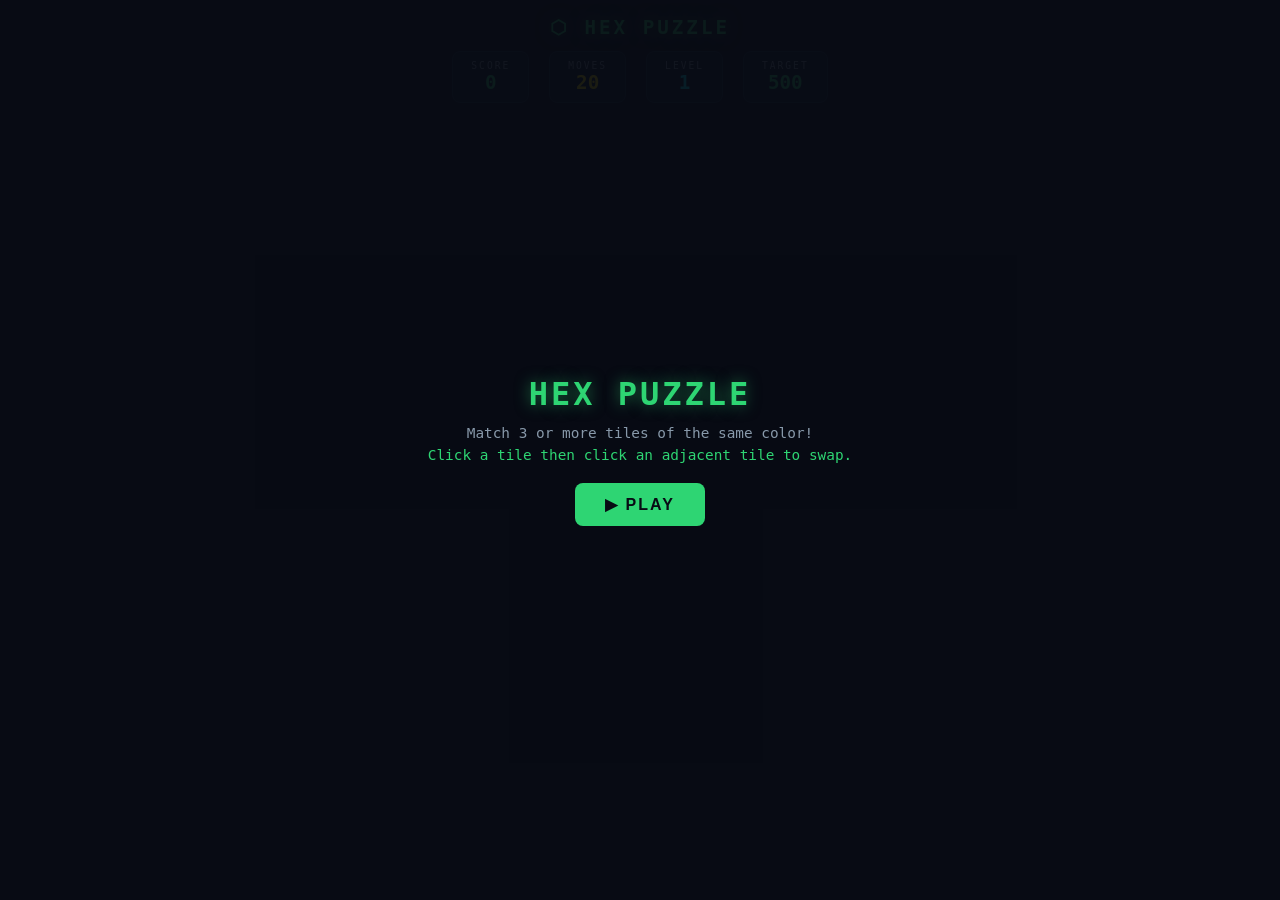
<file: hex-puzzle.html>
<!DOCTYPE html>
<html lang="en">
<head>
<meta charset="UTF-8"/>
<meta name="viewport" content="width=device-width,initial-scale=1"/>
<title>Hex Puzzle</title>
<style>
*{margin:0;padding:0;box-sizing:border-box}
body{background:#080b14;min-height:100vh;display:flex;flex-direction:column;align-items:center;justify-content:flex-start;font-family:'Exo 2',monospace;padding:16px;overflow-x:hidden}
h2{font-size:1.2rem;letter-spacing:3px;text-transform:uppercase;color:#2ed573;text-shadow:0 0 15px rgba(46,213,115,0.5);margin-bottom:12px;font-weight:900}
.hud{display:flex;gap:20px;margin-bottom:14px;flex-wrap:wrap;justify-content:center}
.hud-box{background:#111827;border:1px solid #1e2d40;border-radius:8px;padding:8px 18px;text-align:center}
.lbl{font-size:0.6rem;letter-spacing:2px;text-transform:uppercase;color:#8899aa}
.val{font-size:1.2rem;font-weight:700;color:#2ed573;font-family:monospace}
.val.cyan{color:#00f5ff}
.val.yellow{color:#ffe600}
#board{display:grid;gap:6px;margin:0 auto}
.cell{width:52px;height:52px;border-radius:10px;display:flex;align-items:center;justify-content:center;font-size:1.4rem;cursor:pointer;border:2px solid transparent;transition:transform 0.12s,box-shadow 0.12s;position:relative}
.cell:hover{transform:scale(1.1)}
.cell.selected{border-color:#fff;box-shadow:0 0 16px rgba(255,255,255,0.6);transform:scale(1.12)}
.cell.matched{animation:pop 0.35s ease forwards}
@keyframes pop{0%{transform:scale(1.2)}50%{transform:scale(0.8);opacity:0.5}100%{transform:scale(0);opacity:0}}
.cell.fall{animation:fall-in 0.3s ease}
@keyframes fall-in{from{transform:translateY(-40px);opacity:0}to{transform:translateY(0);opacity:1}}
.cell.hint-flash{animation:hint 0.5s ease 2}
@keyframes hint{0%,100%{border-color:transparent}50%{border-color:#ffe600;box-shadow:0 0 14px rgba(255,230,0,0.6)}}
#overlay{position:fixed;inset:0;display:flex;flex-direction:column;align-items:center;justify-content:center;background:rgba(8,11,20,0.92);z-index:10}
#overlay h2{font-size:2rem}
#overlay .fs{font-size:2.5rem;color:#ffe600;margin:10px 0;font-weight:700;font-family:monospace}
#overlay p{color:#8899aa;margin-bottom:6px;font-size:0.9rem}
#startBtn{margin-top:14px;padding:12px 30px;background:#2ed573;color:#080b14;border:none;border-radius:8px;font-size:1rem;font-weight:700;letter-spacing:2px;text-transform:uppercase;cursor:pointer;transition:0.2s}
#startBtn:hover{transform:scale(1.05);box-shadow:0 0 20px rgba(46,213,115,0.5)}
#hintBtn{margin-top:10px;padding:8px 18px;background:transparent;border:1px solid #ffe600;color:#ffe600;border-radius:6px;font-size:0.8rem;font-weight:700;letter-spacing:1px;cursor:pointer;transition:0.2s}
#hintBtn:hover{background:rgba(255,230,0,0.1)}
</style>
</head>
<body>
<h2>⬡ Hex Puzzle</h2>
<div class="hud">
  <div class="hud-box"><div class="lbl">Score</div><div class="val" id="scoreEl">0</div></div>
  <div class="hud-box"><div class="lbl">Moves</div><div class="val yellow" id="movesEl">20</div></div>
  <div class="hud-box"><div class="lbl">Level</div><div class="val cyan" id="levelEl">1</div></div>
  <div class="hud-box"><div class="lbl">Target</div><div class="val" id="targetEl">500</div></div>
</div>
<div id="board"></div>
<button id="hintBtn" style="margin-top:12px;display:none">💡 Hint</button>

<div id="overlay">
  <h2 id="oTitle">Hex Puzzle</h2>
  <p id="oMsg">Match 3 or more tiles of the same color!</p>
  <p id="oMsg2" style="color:#2ed573;font-size:0.9rem">Click a tile then click an adjacent tile to swap.</p>
  <div class="fs" id="oScore" style="display:none"></div>
  <button id="startBtn">▶ Play</button>
</div>

<script>
const COLS=7,ROWS=7;
const GEMS=['🟥','🟦','🟩','🟨','🟪','🟧'];
const GEM_COLORS=['#ff4757','#2196f3','#2ed573','#ffe600','#a855f7','#ffa502'];
const board=document.getElementById('board');
const overlay=document.getElementById('overlay');
const startBtn=document.getElementById('startBtn');
const hintBtn=document.getElementById('hintBtn');
const oTitle=document.getElementById('oTitle');
const oMsg=document.getElementById('oMsg');
const oMsg2=document.getElementById('oMsg2');
const oScore=document.getElementById('oScore');
board.style.gridTemplateColumns=`repeat(${COLS},52px)`;

let grid=[],selected=null,score=0,moves=20,level=1,target=500,animating=false;

function randGem(){return Math.floor(Math.random()*GEMS.length)}

function initGrid(){
  grid=[];
  for(let r=0;r<ROWS;r++){
    grid[r]=[];
    for(let c=0;c<COLS;c++) grid[r][c]=randGem();
  }
  // Ensure no initial matches
  for(let r=0;r<ROWS;r++) for(let c=0;c<COLS;c++){
    let tries=0;
    while(checkMatchAt(r,c) && tries<10){grid[r][c]=randGem();tries++;}
  }
}

function checkMatchAt(r,c){
  const v=grid[r][c];
  // horizontal
  if(c>=2 && grid[r][c-1]===v && grid[r][c-2]===v) return true;
  // vertical
  if(r>=2 && grid[r-1][c]===v && grid[r-2][c]===v) return true;
  return false;
}

function renderBoard(){
  board.innerHTML='';
  for(let r=0;r<ROWS;r++) for(let c=0;c<COLS;c++){
    const g=grid[r][c];
    const cell=document.createElement('div');
    cell.className='cell';
    cell.style.background=GEM_COLORS[g]+'22';
    cell.style.borderColor=GEM_COLORS[g]+'44';
    cell.textContent=GEMS[g];
    cell.dataset.r=r;cell.dataset.c=c;
    cell.addEventListener('click',()=>onCellClick(r,c));
    board.appendChild(cell);
  }
}

function getCell(r,c){return board.children[r*COLS+c]}

function onCellClick(r,c){
  if(animating) return;
  if(selected===null){selected={r,c};getCell(r,c).classList.add('selected');}
  else{
    const {r:sr,c:sc}=selected;
    getCell(sr,sc).classList.remove('selected');
    if(sr===r && sc===c){selected=null;return;}
    if(Math.abs(sr-r)+Math.abs(sc-c)===1){
      swap(sr,sc,r,c);
      moves--;
      document.getElementById('movesEl').textContent=moves;
      selected=null;
    } else {
      selected={r,c};getCell(r,c).classList.add('selected');
    }
  }
}

async function swap(r1,c1,r2,c2){
  animating=true;
  [grid[r1][c1],grid[r2][c2]]=[grid[r2][c2],grid[r1][c1]];
  renderBoard();
  const matches=findMatches();
  if(matches.length===0){
    // swap back
    [grid[r1][c1],grid[r2][c2]]=[grid[r2][c2],grid[r1][c1]];
    renderBoard();moves++;document.getElementById('movesEl').textContent=moves;
    animating=false;return;
  }
  await resolveMatches();
  animating=false;
  checkEndCondition();
}

function findMatches(){
  const matched=new Set();
  for(let r=0;r<ROWS;r++) for(let c=0;c<COLS-2;c++){
    if(grid[r][c]===grid[r][c+1] && grid[r][c]===grid[r][c+2])
      [0,1,2].forEach(i=>matched.add(`${r},${c+i}`));
  }
  for(let r=0;r<ROWS-2;r++) for(let c=0;c<COLS;c++){
    if(grid[r][c]===grid[r+1][c] && grid[r][c]===grid[r+2][c])
      [0,1,2].forEach(i=>matched.add(`${r+i},${c}`));
  }
  return [...matched].map(s=>{const[r,c]=s.split(',');return{r:+r,c:+c}});
}

function sleep(ms){return new Promise(r=>setTimeout(r,ms))}

async function resolveMatches(){
  let matches=findMatches();
  while(matches.length>0){
    const pts=matches.length*10;
    score+=pts;
    document.getElementById('scoreEl').textContent=score;
    // Flash matched
    matches.forEach(({r,c})=>{getCell(r,c).classList.add('matched')});
    await sleep(350);
    // Remove
    matches.forEach(({r,c})=>{grid[r][c]=-1});
    // Drop
    for(let c=0;c<COLS;c++){
      let empty=ROWS-1;
      for(let r=ROWS-1;r>=0;r--){
        if(grid[r][c]!==-1){grid[empty][c]=grid[r][c];if(empty!==r)grid[r][c]=-1;empty--;}
      }
      for(let r=empty;r>=0;r--) grid[r][c]=randGem();
    }
    renderBoard();
    // Animate fall
    board.querySelectorAll('.cell').forEach(c=>c.classList.add('fall'));
    await sleep(300);
    board.querySelectorAll('.cell').forEach(c=>c.classList.remove('fall'));
    matches=findMatches();
  }
}

function findHint(){
  for(let r=0;r<ROWS;r++) for(let c=0;c<COLS-1;c++){
    [grid[r][c],grid[r][c+1]]=[grid[r][c+1],grid[r][c]];
    if(findMatches().length>0){[grid[r][c],grid[r][c+1]]=[grid[r][c+1],grid[r][c]];return{r1:r,c1:c,r2:r,c2:c+1};}
    [grid[r][c],grid[r][c+1]]=[grid[r][c+1],grid[r][c]];
  }
  for(let r=0;r<ROWS-1;r++) for(let c=0;c<COLS;c++){
    [grid[r][c],grid[r+1][c]]=[grid[r+1][c],grid[r][c]];
    if(findMatches().length>0){[grid[r][c],grid[r+1][c]]=[grid[r+1][c],grid[r][c]];return{r1:r,c1:c,r2:r+1,c2:c};}
    [grid[r][c],grid[r+1][c]]=[grid[r+1][c],grid[r][c]];
  }
  return null;
}

hintBtn.addEventListener('click',()=>{
  if(animating) return;
  const h=findHint();
  if(h){
    getCell(h.r1,h.c1).classList.add('hint-flash');
    getCell(h.r2,h.c2).classList.add('hint-flash');
    setTimeout(()=>{
      getCell(h.r1,h.c1).classList.remove('hint-flash');
      getCell(h.r2,h.c2).classList.remove('hint-flash');
    },1100);
  }
});

function checkEndCondition(){
  if(score>=target){
    level++;target+=700;moves+=15;
    document.getElementById('levelEl').textContent=level;
    document.getElementById('targetEl').textContent=target;
    document.getElementById('movesEl').textContent=moves;
    // Brief level-up flash
    document.body.style.background='#0a2010';
    setTimeout(()=>document.body.style.background='#080b14',400);
  } else if(moves<=0){
    oTitle.textContent='Out of Moves!';
    oMsg.textContent='Final score:';
    oMsg2.textContent=`You reached level ${level}`;
    oScore.style.display='block';
    oScore.textContent=score.toLocaleString();
    startBtn.textContent='▶ Play Again';
    overlay.style.display='flex';
    hintBtn.style.display='none';
  }
}

function startGame(){
  score=0;moves=20;level=1;target=500;
  document.getElementById('scoreEl').textContent='0';
  document.getElementById('movesEl').textContent='20';
  document.getElementById('levelEl').textContent='1';
  document.getElementById('targetEl').textContent='500';
  oScore.style.display='none';
  initGrid();renderBoard();
  overlay.style.display='none';
  hintBtn.style.display='block';
}

startBtn.addEventListener('click',startGame);
</script>
</body>
</html>
</file>
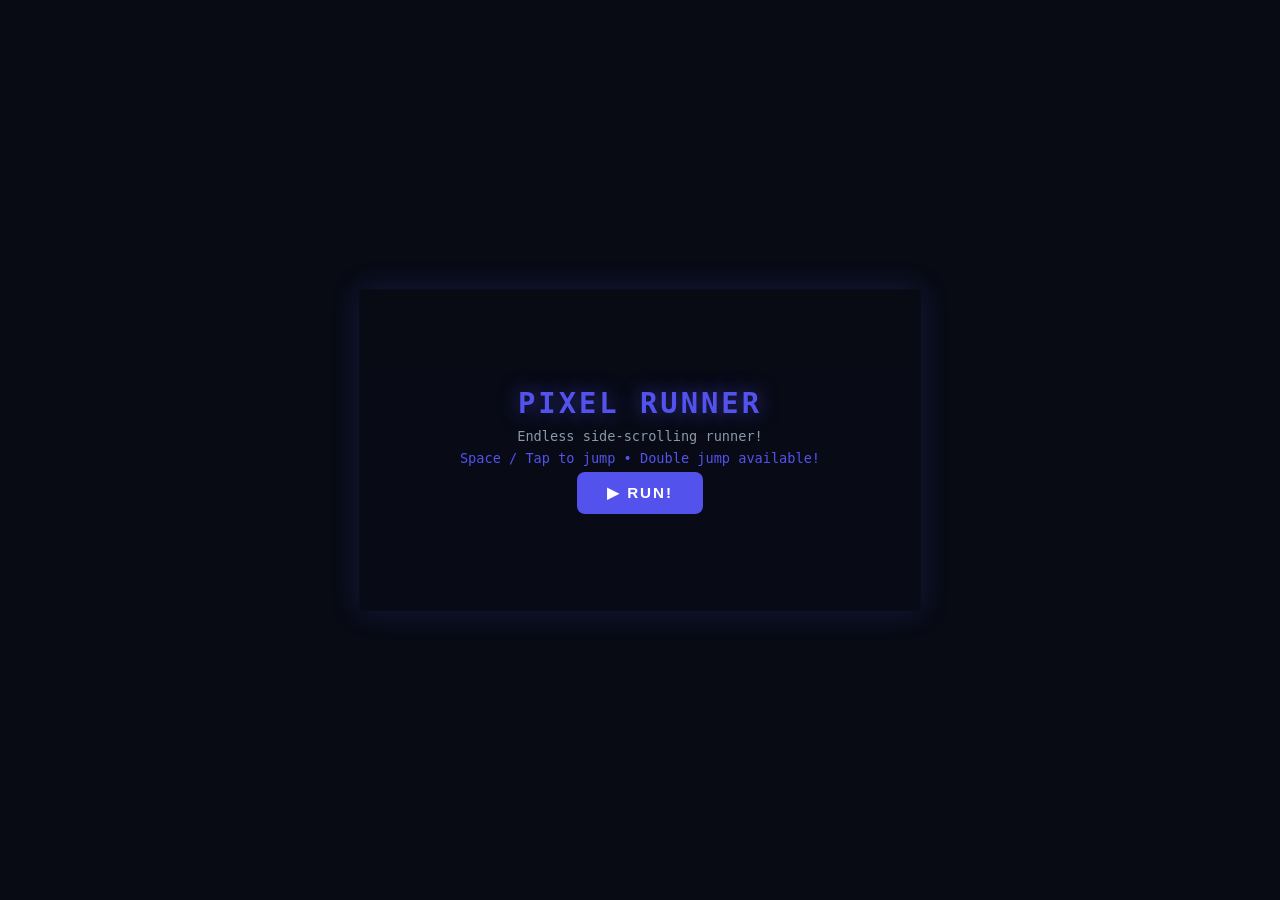
<file: pixel-runner.html>
<!DOCTYPE html>
<html lang="en">
<head>
<meta charset="UTF-8"/>
<meta name="viewport" content="width=device-width,initial-scale=1"/>
<title>Pixel Runner</title>
<style>
*{margin:0;padding:0;box-sizing:border-box}
body{background:#080b14;display:flex;flex-direction:column;align-items:center;justify-content:center;min-height:100vh;font-family:monospace;overflow:hidden}
#wrap{position:relative}
canvas{display:block;image-rendering:pixelated;border:1px solid rgba(83,82,237,0.3);border-radius:4px;box-shadow:0 0 30px rgba(83,82,237,0.2)}
#overlay{position:absolute;inset:0;display:flex;flex-direction:column;align-items:center;justify-content:center;background:rgba(8,11,20,0.9);border-radius:4px}
#overlay h2{font-size:1.8rem;font-weight:900;letter-spacing:3px;color:#5352ed;text-shadow:0 0 20px rgba(83,82,237,0.6);text-transform:uppercase;margin-bottom:8px}
#overlay p{color:#8899aa;margin-bottom:6px;font-size:0.85rem}
#overlay .hi{font-size:2rem;color:#ffe600;font-weight:700;margin:10px 0}
#startBtn{padding:12px 30px;background:#5352ed;color:#fff;border:none;border-radius:8px;font-size:0.95rem;font-weight:700;letter-spacing:2px;text-transform:uppercase;cursor:pointer;transition:0.2s}
#startBtn:hover{transform:scale(1.05);box-shadow:0 0 20px rgba(83,82,237,0.5)}
.tap-zone{position:fixed;inset:0;z-index:5;display:none}
</style>
</head>
<body>
<div id="wrap">
<canvas id="c"></canvas>
<div id="overlay">
  <h2 id="oTitle">Pixel Runner</h2>
  <p id="oMsg">Endless side-scrolling runner!</p>
  <p id="oMsg2" style="color:#5352ed">Space / Tap to jump • Double jump available!</p>
  <div class="hi" id="hiScore" style="display:none"></div>
  <button id="startBtn">▶ Run!</button>
</div>
</div>
<div class="tap-zone" id="tapZone"></div>
<script>
const canvas=document.getElementById('c');
const ctx=canvas.getContext('2d');
const W=canvas.width=560,H=canvas.height=320;
const overlay=document.getElementById('overlay');
const startBtn=document.getElementById('startBtn');
const oTitle=document.getElementById('oTitle');
const oMsg=document.getElementById('oMsg');
const oMsg2=document.getElementById('oMsg2');
const hiScoreEl=document.getElementById('hiScore');
const tapZone=document.getElementById('tapZone');

if('ontouchstart' in window) tapZone.style.display='block';

const GROUND=H-60;
const GRAVITY=0.6;
let gameRunning=false,animId,frame=0,score=0,hiScore=0;

// Player
let p={x:80,y:GROUND,w:28,h:40,vy:0,jumps:0,onGround:false,anim:0};
const JUMP=-13;

// Obstacles
let obs=[],lastObs=0;
// Coins
let coins=[];
// Particles
let particles=[];
// Ground tiles
let gTiles=[];for(let i=0;i<Math.ceil(W/32)+2;i++) gTiles.push({x:i*32});
// BG stars
let stars=[];for(let i=0;i<60;i++) stars.push({x:Math.random()*W,y:Math.random()*(GROUND-20),s:Math.random()*2+0.5,sp:Math.random()*0.3+0.1});

// Clouds
let clouds=[
  {x:100,y:40,w:80},{x:300,y:70,w:60},{x:480,y:35,w:100}
];

let spd=4;

function jump(){
  if(!gameRunning) return;
  if(p.jumps<2){p.vy=JUMP*(p.jumps===0?1:0.8);p.jumps++;spawnParticles(p.x+p.w/2,p.y+p.h,4,'#5352ed');}
}

document.addEventListener('keydown',e=>{if(e.code==='Space'){e.preventDefault();jump();}});
tapZone.addEventListener('touchstart',e=>{e.preventDefault();jump();});
document.addEventListener('touchstart',e=>{jump();});
startBtn.addEventListener('click',startGame);

function spawnParticles(x,y,n,color){
  for(let i=0;i<n;i++) particles.push({x,y,vx:(Math.random()-0.5)*4,vy:-(Math.random()*3+1),life:20,maxLife:20,color});
}

function spawnObs(){
  const types=['cactus','block','doubleblock'];
  const t=types[Math.floor(Math.random()*types.length)];
  if(t==='cactus') obs.push({x:W+20,y:GROUND,w:20,h:45,type:'cactus'});
  else if(t==='block') obs.push({x:W+20,y:GROUND,w:32,h:32,type:'block'});
  else obs.push({x:W+20,y:GROUND-36,w:32,h:32,type:'block'},{x:W+20,y:GROUND,w:32,h:32,type:'block'});
}

function spawnCoin(){
  const y=GROUND-(Math.random()>0.5?60:100);
  coins.push({x:W+20,y,r:10,anim:0});
}

function update(){
  frame++;
  spd=4+score/600;
  score++;

  // Player physics
  p.vy+=GRAVITY;
  p.y+=p.vy;
  if(p.y>=GROUND){p.y=GROUND;p.vy=0;if(p.jumps>0)spawnParticles(p.x+p.w/2,p.y+p.h,3,'#5352ed');p.jumps=0;p.onGround=true;}
  else p.onGround=false;
  p.anim+=0.15;

  // Obstacles
  if(frame-lastObs>Math.max(50,100-score/100)){spawnObs();lastObs=frame;}
  obs.forEach(o=>o.x-=spd);
  obs=obs.filter(o=>{
    if(o.x+o.w<0) return false;
    if(p.x+p.w-6>o.x && p.x+6<o.x+o.w && p.y+p.h-4>o.y && p.y<o.y+o.h){endGame();return false;}
    return true;
  });

  // Coins
  if(frame%80===0) spawnCoin();
  coins.forEach(c=>{c.x-=spd;c.anim+=0.1;});
  coins=coins.filter(c=>{
    if(c.x+c.r<0) return false;
    if(Math.abs((p.x+p.w/2)-c.x)<c.r+14 && Math.abs((p.y+p.h/2)-c.y)<c.r+14){score+=50;spawnParticles(c.x,c.y,6,'#ffe600');return false;}
    return true;
  });

  // Ground tiles
  gTiles.forEach(t=>{t.x-=spd;if(t.x<-32)t.x+=gTiles.length*32;});

  // Clouds (parallax)
  clouds.forEach(c=>{c.x-=spd*0.3;if(c.x+c.w<0)c.x=W+c.w;});

  // Stars parallax
  stars.forEach(s=>{s.x-=s.sp;if(s.x<0)s.x=W;});

  // Particles
  particles.forEach(pt=>{pt.x+=pt.vx;pt.y+=pt.vy;pt.vy+=0.2;pt.life--;});
  particles=particles.filter(p=>p.life>0);
}

function drawPixelRect(x,y,w,h,color){
  ctx.fillStyle=color;ctx.fillRect(Math.round(x),Math.round(y),w,h);
}

function draw(){
  // Sky gradient
  const sky=ctx.createLinearGradient(0,0,0,GROUND);
  sky.addColorStop(0,'#080b14');sky.addColorStop(1,'#0d1525');
  ctx.fillStyle=sky;ctx.fillRect(0,0,W,H);

  // Stars
  stars.forEach(s=>{
    ctx.fillStyle=`rgba(200,220,255,${0.4+Math.sin(frame*0.05+s.x)*0.3})`;
    ctx.fillRect(Math.round(s.x),Math.round(s.y),Math.max(1,s.s),Math.max(1,s.s));
  });

  // Clouds
  clouds.forEach(c=>{
    ctx.fillStyle='rgba(100,130,180,0.15)';
    ctx.beginPath();ctx.ellipse(c.x+c.w/2,c.y,c.w/2,15,0,0,Math.PI*2);ctx.fill();
    ctx.beginPath();ctx.ellipse(c.x+c.w*0.3,c.y+5,c.w*0.3,12,0,0,Math.PI*2);ctx.fill();
  });

  // Distant buildings
  ctx.fillStyle='rgba(13,20,45,0.8)';
  [[30,180,40,GROUND-180],[90,160,50,GROUND-160],[200,200,35,GROUND-200],[280,170,60,GROUND-170],[380,190,45,GROUND-190],[450,165,55,GROUND-165]].forEach(b=>{
    ctx.fillRect(b[0],b[1],b[2],b[3]);
  });

  // Ground
  const gGrad=ctx.createLinearGradient(0,GROUND,0,H);
  gGrad.addColorStop(0,'#1a2540');gGrad.addColorStop(1,'#0a1020');
  ctx.fillStyle=gGrad;ctx.fillRect(0,GROUND,W,H-GROUND);
  // Ground line glow
  ctx.fillStyle='rgba(83,82,237,0.4)';ctx.fillRect(0,GROUND,W,2);
  ctx.fillStyle='rgba(83,82,237,0.1)';ctx.fillRect(0,GROUND+2,W,4);
  // Pixel tiles
  gTiles.forEach(t=>{
    ctx.strokeStyle='rgba(83,82,237,0.2)';ctx.lineWidth=1;
    ctx.strokeRect(t.x,GROUND,32,16);
  });

  // Obstacles
  obs.forEach(o=>{
    if(o.type==='cactus'){
      ctx.fillStyle='#39ff14';ctx.shadowColor='#39ff14';ctx.shadowBlur=10;
      ctx.fillRect(o.x+8,o.y-o.h,4,o.h);
      ctx.fillRect(o.x,o.y-o.h+15,20,4);
      ctx.fillRect(o.x+4,o.y-o.h+10,4,8);
      ctx.shadowBlur=0;
    } else {
      ctx.fillStyle='#ff4757';ctx.shadowColor='#ff4757';ctx.shadowBlur=10;
      ctx.fillRect(o.x,o.y-o.h,o.w,o.h);
      ctx.fillStyle='#cc3040';ctx.fillRect(o.x+4,o.y-o.h+4,o.w-8,o.h-8);
      ctx.shadowBlur=0;
    }
  });

  // Coins
  coins.forEach(c=>{
    const bob=Math.sin(c.anim)*4;
    ctx.beginPath();ctx.arc(c.x,c.y+bob,c.r,0,Math.PI*2);
    const cg=ctx.createRadialGradient(c.x-3,c.y+bob-3,2,c.x,c.y+bob,c.r);
    cg.addColorStop(0,'#fff8b0');cg.addColorStop(1,'#ffa502');
    ctx.fillStyle=cg;ctx.shadowColor='#ffa502';ctx.shadowBlur=15;ctx.fill();
    ctx.shadowBlur=0;
    ctx.fillStyle='#080b14';ctx.font='bold 10px monospace';ctx.textAlign='center';ctx.textBaseline='middle';
    ctx.fillText('$',c.x,c.y+bob+1);
  });

  // Player (pixel art character)
  const px=Math.round(p.x),py=Math.round(p.y-p.h);
  const legPhase=Math.floor(p.anim)%2===0;
  // Shadow
  ctx.fillStyle='rgba(83,82,237,0.2)';
  ctx.beginPath();ctx.ellipse(px+p.w/2,GROUND+2,p.w/2,5,0,0,Math.PI*2);ctx.fill();
  // Body
  ctx.fillStyle='#5352ed';ctx.shadowColor='#5352ed';ctx.shadowBlur=15;
  ctx.fillRect(px+4,py+10,p.w-8,22);
  // Head
  ctx.fillStyle='#7b7aff';
  ctx.fillRect(px+4,py,p.w-8,12);
  // Eyes
  ctx.fillStyle='#00f5ff';ctx.fillRect(px+7,py+3,4,4);ctx.fillRect(px+p.w-12,py+3,4,4);
  // Visor
  ctx.fillStyle='rgba(0,245,255,0.3)';ctx.fillRect(px+4,py+2,p.w-8,6);
  // Legs
  if(p.onGround){
    ctx.fillStyle='#3d3cb8';
    if(legPhase){ctx.fillRect(px+6,py+32,8,10);ctx.fillRect(px+p.w-14,py+32,8,8);}
    else{ctx.fillRect(px+6,py+32,8,8);ctx.fillRect(px+p.w-14,py+32,8,10);}
  } else {
    ctx.fillRect(px+4,py+32,10,8);ctx.fillRect(px+p.w-14,py+32,10,8);
  }
  // Jetpack glow when double jump
  if(p.jumps>=2){ctx.fillStyle='rgba(255,165,2,0.6)';ctx.fillRect(px+p.w,py+14,4,8);}
  ctx.shadowBlur=0;

  // Particles
  particles.forEach(pt=>{
    ctx.globalAlpha=pt.life/pt.maxLife;
    ctx.fillStyle=pt.color;
    ctx.fillRect(Math.round(pt.x),Math.round(pt.y),4,4);
  });
  ctx.globalAlpha=1;

  // HUD
  ctx.fillStyle='rgba(0,0,0,0.4)';ctx.fillRect(0,0,W,36);
  ctx.fillStyle='rgba(83,82,237,0.3)';ctx.fillRect(0,34,W,2);
  ctx.fillStyle='#8899aa';ctx.font='bold 11px monospace';ctx.textAlign='left';ctx.textBaseline='middle';
  ctx.fillText('SCORE',10,18);
  ctx.fillStyle='#5352ed';ctx.font='bold 16px monospace';
  ctx.fillText(score,60,18);
  ctx.fillStyle='#8899aa';ctx.font='bold 11px monospace';
  ctx.fillText('BEST',W/2-30,18);
  ctx.fillStyle='#ffe600';ctx.font='bold 16px monospace';
  ctx.textAlign='center';ctx.fillText(hiScore,W/2+20,18);
  ctx.fillStyle='#8899aa';ctx.font='bold 11px monospace';ctx.textAlign='right';
  ctx.fillText('SPEED: '+spd.toFixed(1),W-10,18);
}

function loop(){
  if(!gameRunning) return;
  update();draw();
  animId=requestAnimationFrame(loop);
}

function startGame(){
  score=0;frame=0;spd=4;obs=[];coins=[];particles=[];
  p.x=80;p.y=GROUND;p.vy=0;p.jumps=0;p.anim=0;
  overlay.style.display='none';
  gameRunning=true;
  loop();
}

function endGame(){
  gameRunning=false;cancelAnimationFrame(animId);
  if(score>hiScore) hiScore=score;
  oTitle.textContent='Game Over!';
  oMsg.textContent='Score: '+score.toLocaleString();
  oMsg2.textContent='Keep running next time!';
  hiScoreEl.style.display='block';
  hiScoreEl.textContent='Best: '+hiScore.toLocaleString();
  startBtn.textContent='▶ Run Again';
  overlay.style.display='flex';
}

// Draw initial state
const sky=ctx.createLinearGradient(0,0,0,GROUND);
sky.addColorStop(0,'#080b14');sky.addColorStop(1,'#0d1525');
ctx.fillStyle=sky;ctx.fillRect(0,0,W,H);
</script>
</body>
</html>
</file>
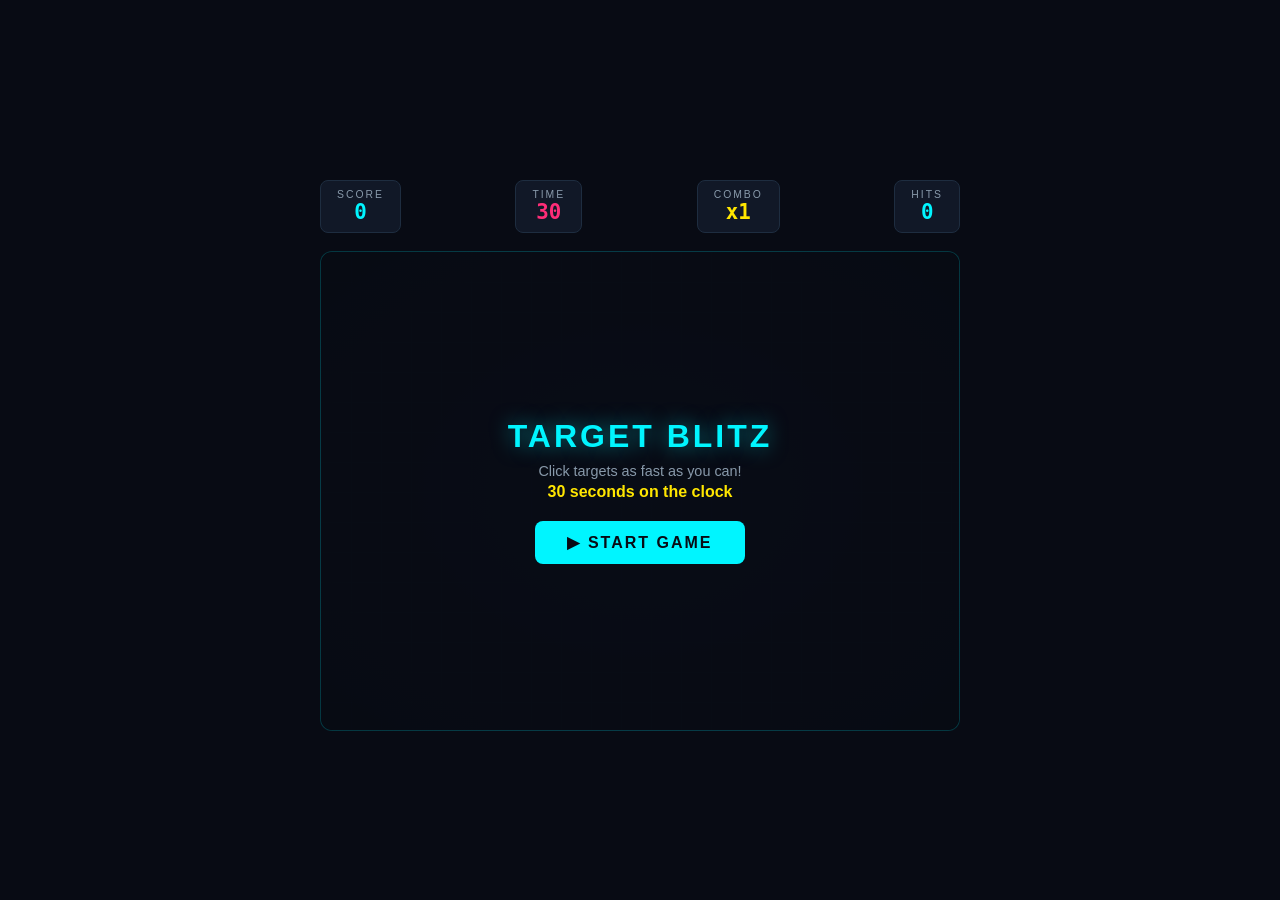
<file: target-blitz.html>
<!DOCTYPE html>
<html lang="en">
<head>
<meta charset="UTF-8"/>
<meta name="viewport" content="width=device-width,initial-scale=1"/>
<title>Target Blitz</title>
<style>
  *{margin:0;padding:0;box-sizing:border-box}
  body{background:#080b14;display:flex;flex-direction:column;align-items:center;justify-content:center;min-height:100vh;font-family:'Exo 2',sans-serif;overflow:hidden;user-select:none}
  #arena{position:relative;width:min(640px,100vw);height:min(480px,70vh);background:radial-gradient(ellipse at center,#0d1a2e 0%,#050810 100%);border:1px solid rgba(0,245,255,0.2);border-radius:12px;overflow:hidden;cursor:crosshair}
  #arena::before{content:'';position:absolute;inset:0;background-image:linear-gradient(rgba(0,245,255,0.03)1px,transparent 1px),linear-gradient(90deg,rgba(0,245,255,0.03)1px,transparent 1px);background-size:30px 30px}
  .hud{width:min(640px,100vw);display:flex;justify-content:space-between;align-items:center;padding:10px 0;margin-bottom:8px}
  .hud-box{background:#111827;border:1px solid #1e2d40;border-radius:8px;padding:8px 16px;text-align:center}
  .hud-label{font-size:0.65rem;letter-spacing:2px;text-transform:uppercase;color:#8899aa}
  .hud-value{font-size:1.3rem;font-weight:700;color:#00f5ff;font-family:monospace}
  .hud-value.pink{color:#ff2d78}
  .hud-value.yellow{color:#ffe600}
  .target{position:absolute;border-radius:50%;display:flex;align-items:center;justify-content:center;cursor:crosshair;transition:transform 0.1s;animation:pop-in 0.15s ease}
  @keyframes pop-in{from{transform:scale(0)}to{transform:scale(1)}}
  .target.shrink{animation:shrink-out 0.15s ease forwards}
  @keyframes shrink-out{to{transform:scale(0);opacity:0}}
  .target-inner{border-radius:50%;width:40%;height:40%;background:rgba(255,255,255,0.9)}
  .hit-text{position:absolute;font-size:1rem;font-weight:700;pointer-events:none;animation:float-up 0.7s ease forwards}
  @keyframes float-up{from{opacity:1;transform:translateY(0)}to{opacity:0;transform:translateY(-50px)}}
  #overlay{position:absolute;inset:0;display:flex;flex-direction:column;align-items:center;justify-content:center;background:rgba(8,11,20,0.92);border-radius:12px;z-index:10}
  #overlay h2{font-size:2rem;font-weight:900;letter-spacing:3px;text-transform:uppercase;color:#00f5ff;text-shadow:0 0 20px rgba(0,245,255,0.5);margin-bottom:8px}
  #overlay p{color:#8899aa;margin-bottom:4px;font-size:0.9rem}
  #overlay .final-score{font-size:2.5rem;font-weight:700;color:#ffe600;margin:12px 0}
  #startBtn{margin-top:16px;padding:12px 32px;background:#00f5ff;color:#080b14;border:none;border-radius:8px;font-size:1rem;font-weight:700;letter-spacing:2px;text-transform:uppercase;cursor:pointer;transition:0.2s}
  #startBtn:hover{transform:scale(1.05);box-shadow:0 0 20px rgba(0,245,255,0.5)}
  .combo-display{position:absolute;top:10px;right:10px;font-size:0.85rem;font-weight:700;color:#ff2d78;font-family:monospace;text-shadow:0 0 10px rgba(255,45,120,0.5);opacity:0;transition:opacity 0.3s}
  .miss-flash{position:absolute;inset:0;border:3px solid #ff2d78;border-radius:12px;pointer-events:none;opacity:0;transition:opacity 0.1s}
</style>
</head>
<body>
<div class="hud">
  <div class="hud-box"><div class="hud-label">Score</div><div class="hud-value" id="scoreDisplay">0</div></div>
  <div class="hud-box"><div class="hud-label">Time</div><div class="hud-value pink" id="timerDisplay">30</div></div>
  <div class="hud-box"><div class="hud-label">Combo</div><div class="hud-value yellow" id="comboDisplay">x1</div></div>
  <div class="hud-box"><div class="hud-label">Hits</div><div class="hud-value" id="hitsDisplay">0</div></div>
</div>
<div id="arena">
  <div class="combo-display" id="comboAnim"></div>
  <div class="miss-flash" id="missFlash"></div>
  <div id="overlay">
    <h2 id="overlayTitle">Target Blitz</h2>
    <p id="overlayMsg">Click targets as fast as you can!</p>
    <p id="overlayMsg2" style="color:#ffe600;font-size:1rem;font-weight:700">30 seconds on the clock</p>
    <div class="final-score" id="finalScore" style="display:none"></div>
    <button id="startBtn">▶ Start Game</button>
  </div>
</div>
<script>
const arena=document.getElementById('arena');
const overlay=document.getElementById('overlay');
const startBtn=document.getElementById('startBtn');
const scoreEl=document.getElementById('scoreDisplay');
const timerEl=document.getElementById('timerDisplay');
const comboEl=document.getElementById('comboDisplay');
const hitsEl=document.getElementById('hitsDisplay');
const comboAnim=document.getElementById('comboAnim');
const missFlash=document.getElementById('missFlash');
const finalScore=document.getElementById('finalScore');

let score=0,combo=1,hits=0,timeLeft=30,gameActive=false;
let spawnInterval,countdownInterval,targets=[];

const COLORS=[
  {bg:'#ff4757',glow:'rgba(255,71,87,0.6)',pts:10},
  {bg:'#00f5ff',glow:'rgba(0,245,255,0.6)',pts:15},
  {bg:'#ffa502',glow:'rgba(255,165,2,0.6)',pts:20},
  {bg:'#2ed573',glow:'rgba(46,213,115,0.6)',pts:25},
  {bg:'#a855f7',glow:'rgba(168,85,247,0.6)',pts:30},
];

function startGame(){
  score=0;combo=1;hits=0;timeLeft=30;
  scoreEl.textContent='0';timerEl.textContent='30';comboEl.textContent='x1';hitsEl.textContent='0';
  targets.forEach(t=>t.remove());targets=[];
  overlay.style.display='none';
  gameActive=true;
  // Spawn targets
  spawnInterval=setInterval(spawnTarget,700);
  spawnTarget();spawnTarget();
  // Countdown
  countdownInterval=setInterval(()=>{
    timeLeft--;
    timerEl.textContent=timeLeft;
    if(timeLeft<=10) timerEl.style.color='#ff4757';
    if(timeLeft<=0){endGame();}
  },1000);
  // Miss detection
  arena.addEventListener('click',handleMiss);
}

function spawnTarget(){
  if(!gameActive) return;
  const col=COLORS[Math.floor(Math.random()*COLORS.length)];
  const size=Math.floor(Math.random()*40)+35; // 35-75px
  const el=document.createElement('div');
  el.className='target';
  const maxX=arena.clientWidth-size-10;
  const maxY=arena.clientHeight-size-10;
  const x=Math.random()*maxX+5;
  const y=Math.random()*maxY+5;
  el.style.cssText=`width:${size}px;height:${size}px;left:${x}px;top:${y}px;background:radial-gradient(circle at 35% 35%,${col.bg}cc,${col.bg}88);box-shadow:0 0 15px ${col.glow},inset 0 0 10px rgba(255,255,255,0.2);border:2px solid ${col.bg}`;
  const inner=document.createElement('div');
  inner.className='target-inner';
  el.appendChild(inner);
  el.dataset.pts=col.pts;
  el.addEventListener('click',e=>{e.stopPropagation();hitTarget(el,col,x,y,size);});
  arena.appendChild(el);
  targets.push(el);
  // Auto-remove after lifespan
  const life=Math.random()*1500+1000;
  setTimeout(()=>{
    if(el.parentNode&&gameActive){
      el.classList.add('shrink');
      setTimeout(()=>el.remove(),150);
      targets=targets.filter(t=>t!==el);
      // Miss penalty
      combo=1;comboEl.textContent='x1';
    }
  },life);
}

function hitTarget(el,col,x,y,size){
  if(!gameActive) return;
  el.classList.add('shrink');
  setTimeout(()=>el.remove(),150);
  targets=targets.filter(t=>t!==el);
  // Score
  const pts=parseInt(el.dataset.pts)*combo;
  score+=pts;hits++;
  combo=Math.min(combo+1,8);
  scoreEl.textContent=score;
  hitsEl.textContent=hits;
  comboEl.textContent='x'+combo;
  // Floating text
  const ft=document.createElement('div');
  ft.className='hit-text';
  ft.textContent='+'+pts;
  ft.style.cssText=`left:${x+size/2}px;top:${y}px;color:${col.bg};text-shadow:0 0 8px ${col.bg}`;
  arena.appendChild(ft);
  setTimeout(()=>ft.remove(),700);
  // Combo anim
  if(combo>2){
    comboAnim.textContent='COMBO x'+combo+'!';
    comboAnim.style.opacity='1';
    setTimeout(()=>comboAnim.style.opacity='0',600);
  }
}

function handleMiss(e){
  if(e.target===arena){
    combo=1;comboEl.textContent='x1';
    missFlash.style.opacity='1';
    setTimeout(()=>missFlash.style.opacity='0',150);
  }
}

function endGame(){
  gameActive=false;
  clearInterval(spawnInterval);
  clearInterval(countdownInterval);
  targets.forEach(t=>t.remove());targets=[];
  arena.removeEventListener('click',handleMiss);
  // Show overlay
  document.getElementById('overlayTitle').textContent='Game Over!';
  document.getElementById('overlayMsg').textContent='Your final score:';
  document.getElementById('overlayMsg2').textContent=`Hits: ${hits} | Best Combo: ${combo}x`;
  finalScore.style.display='block';
  finalScore.textContent=score.toLocaleString();
  startBtn.textContent='▶ Play Again';
  overlay.style.display='flex';
  timerEl.style.color='#ff2d78';
}

startBtn.addEventListener('click',startGame);
</script>
</body>
</html>
</file>
<file: style.css>
/* ============================================================
   NEON ARCADE — Global Stylesheet
   Dark cyberpunk gaming theme with neon glow effects
   ============================================================ */

/* ── Google Fonts ── */
@import url('https://fonts.googleapis.com/css2?family=Orbitron:wght@400;700;900&family=Exo+2:wght@300;400;600;700&display=swap');

/* ── CSS Variables ── */
:root {
  --bg-primary:    #080b14;
  --bg-secondary:  #0d1220;
  --bg-card:       #111827;
  --bg-card-hover: #162035;

  --neon-cyan:   #00f5ff;
  --neon-pink:   #ff2d78;
  --neon-purple: #a855f7;
  --neon-green:  #39ff14;
  --neon-yellow: #ffe600;

  --text-primary:   #e8f4fd;
  --text-secondary: #8899aa;
  --text-muted:     #4a5568;

  --border-dim:   #1e2d40;
  --border-glow:  rgba(0, 245, 255, 0.3);

  --font-display: 'Orbitron', monospace;
  --font-body:    'Exo 2', sans-serif;

  --radius-sm: 6px;
  --radius-md: 12px;
  --radius-lg: 20px;

  --transition: 0.25s cubic-bezier(0.4, 0, 0.2, 1);
  --shadow-card: 0 4px 24px rgba(0,0,0,0.5);
  --shadow-glow-cyan:   0 0 20px rgba(0, 245, 255, 0.4);
  --shadow-glow-pink:   0 0 20px rgba(255, 45, 120, 0.4);
  --shadow-glow-purple: 0 0 20px rgba(168, 85, 247, 0.4);
}

/* ── Reset & Base ── */
*, *::before, *::after { box-sizing: border-box; margin: 0; padding: 0; }

html { scroll-behavior: smooth; }

body {
  font-family: var(--font-body);
  background-color: var(--bg-primary);
  color: var(--text-primary);
  line-height: 1.6;
  min-height: 100vh;
  overflow-x: hidden;
}

/* Subtle grid background texture */
body::before {
  content: '';
  position: fixed;
  inset: 0;
  background-image:
    linear-gradient(rgba(0,245,255,0.03) 1px, transparent 1px),
    linear-gradient(90deg, rgba(0,245,255,0.03) 1px, transparent 1px);
  background-size: 40px 40px;
  pointer-events: none;
  z-index: 0;
}

a { color: inherit; text-decoration: none; }
img { display: block; max-width: 100%; }
button { cursor: pointer; border: none; outline: none; font-family: var(--font-body); }
input { font-family: var(--font-body); }
ul, ol { list-style: none; }

/* ── Scrollbar ── */
::-webkit-scrollbar { width: 6px; }
::-webkit-scrollbar-track { background: var(--bg-primary); }
::-webkit-scrollbar-thumb { background: var(--neon-cyan); border-radius: 3px; }

/* ============================================================
   NAVBAR
   ============================================================ */
.navbar {
  position: sticky;
  top: 0;
  z-index: 1000;
  background: rgba(8, 11, 20, 0.92);
  backdrop-filter: blur(16px);
  border-bottom: 1px solid var(--border-dim);
  padding: 0 24px;
  height: 64px;
  display: flex;
  align-items: center;
  gap: 24px;
}

/* Logo */
.nav-logo {
  display: flex;
  align-items: center;
  gap: 10px;
  font-family: var(--font-display);
  font-size: 1.2rem;
  font-weight: 900;
  letter-spacing: 2px;
  text-transform: uppercase;
  color: var(--neon-cyan);
  text-shadow: var(--shadow-glow-cyan);
  white-space: nowrap;
  flex-shrink: 0;
}

.nav-logo .logo-icon {
  font-size: 1.5rem;
  animation: pulse-logo 2.5s ease-in-out infinite;
}

@keyframes pulse-logo {
  0%, 100% { filter: drop-shadow(0 0 6px var(--neon-cyan)); }
  50%       { filter: drop-shadow(0 0 16px var(--neon-cyan)); }
}

/* Category nav links */
.nav-links {
  display: flex;
  align-items: center;
  gap: 4px;
  flex: 1;
}

.nav-link {
  padding: 6px 14px;
  border-radius: var(--radius-sm);
  font-size: 0.82rem;
  font-weight: 600;
  letter-spacing: 0.5px;
  text-transform: uppercase;
  color: var(--text-secondary);
  transition: var(--transition);
  white-space: nowrap;
}

.nav-link:hover, .nav-link.active {
  color: var(--neon-cyan);
  background: rgba(0, 245, 255, 0.08);
  text-shadow: 0 0 10px rgba(0,245,255,0.5);
}

/* Search */
.nav-search {
  position: relative;
  flex-shrink: 0;
}

.nav-search input {
  background: var(--bg-secondary);
  border: 1px solid var(--border-dim);
  color: var(--text-primary);
  border-radius: 50px;
  padding: 8px 16px 8px 40px;
  font-size: 0.85rem;
  width: 220px;
  transition: var(--transition);
}

.nav-search input:focus {
  outline: none;
  border-color: var(--neon-cyan);
  box-shadow: 0 0 12px rgba(0,245,255,0.2);
  width: 280px;
}

.nav-search input::placeholder { color: var(--text-muted); }

.nav-search .search-icon {
  position: absolute;
  left: 14px;
  top: 50%;
  transform: translateY(-50%);
  color: var(--text-muted);
  font-size: 0.9rem;
  pointer-events: none;
}

/* Mobile hamburger */
.nav-hamburger {
  display: none;
  flex-direction: column;
  gap: 5px;
  background: none;
  padding: 4px;
  margin-left: auto;
}

.nav-hamburger span {
  display: block;
  width: 22px;
  height: 2px;
  background: var(--neon-cyan);
  border-radius: 2px;
  transition: var(--transition);
}

/* Mobile menu */
.mobile-menu {
  display: none;
  position: fixed;
  top: 64px;
  left: 0; right: 0;
  background: var(--bg-secondary);
  border-bottom: 1px solid var(--border-dim);
  padding: 16px 24px;
  z-index: 999;
  flex-direction: column;
  gap: 8px;
}

.mobile-menu.open { display: flex; }

.mobile-menu .nav-link { width: 100%; padding: 10px 14px; }

.mobile-search {
  position: relative;
  margin-top: 8px;
}

.mobile-search input {
  width: 100%;
  background: var(--bg-card);
  border: 1px solid var(--border-dim);
  color: var(--text-primary);
  border-radius: 50px;
  padding: 10px 16px 10px 40px;
  font-size: 0.9rem;
}

.mobile-search input:focus { outline: none; border-color: var(--neon-cyan); }
.mobile-search .search-icon { position: absolute; left: 14px; top: 50%; transform: translateY(-50%); color: var(--text-muted); }

/* ============================================================
   HERO BANNER
   ============================================================ */
.hero {
  position: relative;
  padding: 64px 24px 48px;
  text-align: center;
  overflow: hidden;
}

.hero::before {
  content: '';
  position: absolute;
  inset: 0;
  background: radial-gradient(ellipse 80% 60% at 50% 0%, rgba(0,245,255,0.08) 0%, transparent 70%);
  pointer-events: none;
}

.hero h1 {
  font-family: var(--font-display);
  font-size: clamp(2rem, 5vw, 3.5rem);
  font-weight: 900;
  letter-spacing: 4px;
  text-transform: uppercase;
  margin-bottom: 12px;
}

.hero h1 .cyan  { color: var(--neon-cyan); text-shadow: var(--shadow-glow-cyan); }
.hero h1 .pink  { color: var(--neon-pink); text-shadow: var(--shadow-glow-pink); }

.hero p {
  color: var(--text-secondary);
  font-size: 1.05rem;
  max-width: 480px;
  margin: 0 auto 28px;
}

.hero-stats {
  display: flex;
  justify-content: center;
  gap: 32px;
  flex-wrap: wrap;
}

.hero-stat {
  display: flex;
  flex-direction: column;
  align-items: center;
}

.hero-stat .val {
  font-family: var(--font-display);
  font-size: 1.4rem;
  font-weight: 700;
  color: var(--neon-cyan);
}

.hero-stat .lbl {
  font-size: 0.75rem;
  color: var(--text-muted);
  text-transform: uppercase;
  letter-spacing: 1px;
}

/* ============================================================
   SECTION LAYOUT
   ============================================================ */
.section {
  padding: 32px 24px;
  position: relative;
  z-index: 1;
}

.section-header {
  display: flex;
  align-items: center;
  justify-content: space-between;
  margin-bottom: 24px;
}

.section-title {
  font-family: var(--font-display);
  font-size: 1rem;
  font-weight: 700;
  letter-spacing: 2px;
  text-transform: uppercase;
  color: var(--text-primary);
  display: flex;
  align-items: center;
  gap: 10px;
}

.section-title::before {
  content: '';
  display: block;
  width: 4px;
  height: 20px;
  background: linear-gradient(to bottom, var(--neon-cyan), var(--neon-pink));
  border-radius: 2px;
}

.section-link {
  font-size: 0.8rem;
  color: var(--neon-cyan);
  font-weight: 600;
  letter-spacing: 0.5px;
  transition: var(--transition);
}
.section-link:hover { text-shadow: var(--shadow-glow-cyan); }

/* ── Max width wrapper ── */
.container { max-width: 1400px; margin: 0 auto; }

/* ============================================================
   GAME GRID
   ============================================================ */
.games-grid {
  display: grid;
  grid-template-columns: repeat(auto-fill, minmax(240px, 1fr));
  gap: 20px;
}

/* ── Game Card ── */
.game-card {
  background: var(--bg-card);
  border: 1px solid var(--border-dim);
  border-radius: var(--radius-md);
  overflow: hidden;
  cursor: pointer;
  transition: transform var(--transition), box-shadow var(--transition), border-color var(--transition);
  position: relative;
}

.game-card:hover {
  transform: translateY(-6px) scale(1.01);
  border-color: var(--border-glow);
  box-shadow: 0 12px 40px rgba(0,0,0,0.6), var(--shadow-glow-cyan);
}

/* Thumbnail area */
.card-thumb {
  position: relative;
  height: 160px;
  display: flex;
  align-items: center;
  justify-content: center;
  font-size: 4rem;
  overflow: hidden;
}

/* Gradient background behind emoji using game's color */
.card-thumb::before {
  content: '';
  position: absolute;
  inset: 0;
  background: var(--card-color, #111827);
  opacity: 0.15;
}

.card-thumb::after {
  content: '';
  position: absolute;
  inset: 0;
  background: linear-gradient(135deg, rgba(0,0,0,0) 60%, rgba(0,0,0,0.4));
}

.card-thumb .thumb-emoji {
  position: relative;
  z-index: 1;
  transition: transform var(--transition);
  filter: drop-shadow(0 0 12px var(--card-color, #00f5ff));
}

.game-card:hover .thumb-emoji { transform: scale(1.15); }

/* Category badge */
.card-badge {
  position: absolute;
  top: 10px;
  left: 10px;
  z-index: 2;
  background: rgba(0,0,0,0.7);
  border: 1px solid var(--card-color, var(--neon-cyan));
  color: var(--card-color, var(--neon-cyan));
  padding: 3px 8px;
  border-radius: 50px;
  font-size: 0.65rem;
  font-weight: 700;
  letter-spacing: 1px;
  text-transform: uppercase;
}

/* Play overlay */
.card-play-overlay {
  position: absolute;
  inset: 0;
  background: rgba(0,0,0,0.55);
  display: flex;
  align-items: center;
  justify-content: center;
  opacity: 0;
  transition: opacity var(--transition);
  z-index: 3;
}

.game-card:hover .card-play-overlay { opacity: 1; }

.play-btn-big {
  background: var(--neon-cyan);
  color: var(--bg-primary);
  border: none;
  border-radius: 50%;
  width: 56px;
  height: 56px;
  font-size: 1.4rem;
  display: flex;
  align-items: center;
  justify-content: center;
  box-shadow: var(--shadow-glow-cyan);
  transition: transform var(--transition);
}

.play-btn-big:hover { transform: scale(1.1); }

/* Card body */
.card-body {
  padding: 14px 16px;
}

.card-title {
  font-family: var(--font-display);
  font-size: 0.82rem;
  font-weight: 700;
  letter-spacing: 1px;
  text-transform: uppercase;
  color: var(--text-primary);
  margin-bottom: 8px;
  white-space: nowrap;
  overflow: hidden;
  text-overflow: ellipsis;
}

.card-meta {
  display: flex;
  align-items: center;
  justify-content: space-between;
}

.card-plays {
  font-size: 0.75rem;
  color: var(--text-muted);
}

.card-rating {
  display: flex;
  align-items: center;
  gap: 4px;
  font-size: 0.75rem;
  color: var(--neon-yellow);
  font-weight: 700;
}

.card-play-button {
  width: 100%;
  margin-top: 12px;
  padding: 9px;
  background: transparent;
  border: 1px solid var(--card-color, var(--neon-cyan));
  color: var(--card-color, var(--neon-cyan));
  border-radius: var(--radius-sm);
  font-size: 0.78rem;
  font-weight: 700;
  letter-spacing: 1.5px;
  text-transform: uppercase;
  transition: var(--transition);
}

.card-play-button:hover {
  background: var(--card-color, var(--neon-cyan));
  color: var(--bg-primary);
  box-shadow: 0 0 16px var(--card-color, var(--neon-cyan));
}

/* ============================================================
   CATEGORY FILTER PILLS
   ============================================================ */
.filter-pills {
  display: flex;
  gap: 8px;
  flex-wrap: wrap;
  margin-bottom: 24px;
}

.pill {
  padding: 7px 18px;
  border-radius: 50px;
  font-size: 0.78rem;
  font-weight: 700;
  letter-spacing: 0.5px;
  text-transform: uppercase;
  background: var(--bg-card);
  border: 1px solid var(--border-dim);
  color: var(--text-secondary);
  cursor: pointer;
  transition: var(--transition);
}

.pill:hover, .pill.active {
  background: rgba(0,245,255,0.1);
  border-color: var(--neon-cyan);
  color: var(--neon-cyan);
}

/* ============================================================
   LEADERBOARD
   ============================================================ */
.leaderboard {
  background: var(--bg-card);
  border: 1px solid var(--border-dim);
  border-radius: var(--radius-md);
  overflow: hidden;
}

.leaderboard-header {
  display: grid;
  grid-template-columns: 48px 1fr 80px 80px;
  padding: 12px 20px;
  background: var(--bg-secondary);
  border-bottom: 1px solid var(--border-dim);
  font-size: 0.7rem;
  font-weight: 700;
  letter-spacing: 1.5px;
  text-transform: uppercase;
  color: var(--text-muted);
}

.leaderboard-row {
  display: grid;
  grid-template-columns: 48px 1fr 80px 80px;
  padding: 14px 20px;
  border-bottom: 1px solid rgba(30,45,64,0.5);
  align-items: center;
  transition: background var(--transition);
}

.leaderboard-row:last-child { border-bottom: none; }
.leaderboard-row:hover { background: var(--bg-card-hover); }

.lb-rank {
  font-family: var(--font-display);
  font-size: 0.9rem;
  font-weight: 700;
}

.lb-rank.gold   { color: #ffd700; text-shadow: 0 0 10px rgba(255,215,0,0.5); }
.lb-rank.silver { color: #c0c0c0; }
.lb-rank.bronze { color: #cd7f32; }

.lb-player {
  display: flex;
  align-items: center;
  gap: 10px;
}

.lb-avatar {
  width: 30px;
  height: 30px;
  border-radius: 50%;
  display: flex;
  align-items: center;
  justify-content: center;
  font-size: 0.9rem;
  background: var(--bg-secondary);
}

.lb-name {
  font-size: 0.85rem;
  font-weight: 600;
}

.lb-game {
  font-size: 0.75rem;
  color: var(--text-muted);
}

.lb-score {
  font-family: var(--font-display);
  font-size: 0.85rem;
  font-weight: 700;
  color: var(--neon-cyan);
}

.lb-change {
  font-size: 0.75rem;
}
.lb-change.up   { color: var(--neon-green); }
.lb-change.down { color: var(--neon-pink); }
.lb-change.same { color: var(--text-muted); }

/* ============================================================
   FOOTER
   ============================================================ */
footer {
  background: var(--bg-secondary);
  border-top: 1px solid var(--border-dim);
  padding: 48px 24px 24px;
  margin-top: 64px;
  position: relative;
  z-index: 1;
}

.footer-inner {
  max-width: 1400px;
  margin: 0 auto;
}

.footer-top {
  display: grid;
  grid-template-columns: 2fr 1fr 1fr 1fr;
  gap: 40px;
  margin-bottom: 40px;
}

.footer-brand .nav-logo { margin-bottom: 12px; font-size: 1rem; }
.footer-brand p { font-size: 0.85rem; color: var(--text-muted); max-width: 260px; line-height: 1.7; }

.footer-col h4 {
  font-family: var(--font-display);
  font-size: 0.75rem;
  letter-spacing: 2px;
  text-transform: uppercase;
  color: var(--neon-cyan);
  margin-bottom: 16px;
}

.footer-col ul li {
  margin-bottom: 10px;
}

.footer-col ul li a {
  font-size: 0.85rem;
  color: var(--text-muted);
  transition: var(--transition);
}

.footer-col ul li a:hover {
  color: var(--neon-cyan);
  padding-left: 4px;
}

.footer-bottom {
  border-top: 1px solid var(--border-dim);
  padding-top: 24px;
  display: flex;
  align-items: center;
  justify-content: space-between;
  flex-wrap: wrap;
  gap: 12px;
}

.footer-bottom p { font-size: 0.8rem; color: var(--text-muted); }
.footer-bottom .cyan { color: var(--neon-cyan); }

.social-links { display: flex; gap: 12px; }
.social-link {
  width: 34px;
  height: 34px;
  border: 1px solid var(--border-dim);
  border-radius: 50%;
  display: flex;
  align-items: center;
  justify-content: center;
  font-size: 0.9rem;
  color: var(--text-muted);
  transition: var(--transition);
}
.social-link:hover {
  border-color: var(--neon-cyan);
  color: var(--neon-cyan);
  box-shadow: var(--shadow-glow-cyan);
}

/* ============================================================
   LOADING OVERLAY (for game page)
   ============================================================ */
.loading-overlay {
  position: fixed;
  inset: 0;
  background: var(--bg-primary);
  display: flex;
  flex-direction: column;
  align-items: center;
  justify-content: center;
  z-index: 9999;
  transition: opacity 0.5s ease, visibility 0.5s ease;
}

.loading-overlay.hidden {
  opacity: 0;
  visibility: hidden;
}

.loading-spinner {
  width: 64px;
  height: 64px;
  border: 3px solid var(--border-dim);
  border-top-color: var(--neon-cyan);
  border-radius: 50%;
  animation: spin 0.8s linear infinite;
  margin-bottom: 24px;
}

@keyframes spin { to { transform: rotate(360deg); } }

.loading-text {
  font-family: var(--font-display);
  font-size: 0.85rem;
  letter-spacing: 3px;
  text-transform: uppercase;
  color: var(--neon-cyan);
  animation: blink 1.2s ease-in-out infinite;
}

@keyframes blink { 0%,100% { opacity: 1; } 50% { opacity: 0.3; } }

.loading-bar-wrap {
  width: 200px;
  height: 3px;
  background: var(--border-dim);
  border-radius: 2px;
  margin-top: 16px;
  overflow: hidden;
}

.loading-bar {
  height: 100%;
  background: linear-gradient(90deg, var(--neon-cyan), var(--neon-pink));
  border-radius: 2px;
  animation: load-progress 1.5s ease-in-out forwards;
}

@keyframes load-progress { from { width: 0%; } to { width: 100%; } }

/* ============================================================
   GAME PAGE LAYOUT
   ============================================================ */
.game-page-wrap {
  max-width: 1200px;
  margin: 0 auto;
  padding: 32px 24px;
  position: relative;
  z-index: 1;
}

.game-page-header {
  display: flex;
  align-items: flex-start;
  justify-content: space-between;
  gap: 16px;
  margin-bottom: 20px;
  flex-wrap: wrap;
}

.game-page-title {
  font-family: var(--font-display);
  font-size: clamp(1.2rem, 3vw, 1.8rem);
  font-weight: 900;
  letter-spacing: 2px;
  text-transform: uppercase;
  color: var(--neon-cyan);
  text-shadow: var(--shadow-glow-cyan);
}

.game-page-meta {
  display: flex;
  align-items: center;
  gap: 16px;
  flex-wrap: wrap;
  margin-top: 6px;
}

.meta-badge {
  font-size: 0.72rem;
  font-weight: 700;
  letter-spacing: 1px;
  text-transform: uppercase;
  padding: 4px 12px;
  border-radius: 50px;
  border: 1px solid;
}

.game-page-actions {
  display: flex;
  gap: 10px;
  align-items: center;
}

.btn-fullscreen, .btn-back {
  padding: 10px 20px;
  border-radius: var(--radius-sm);
  font-size: 0.8rem;
  font-weight: 700;
  letter-spacing: 1px;
  text-transform: uppercase;
  transition: var(--transition);
  display: flex;
  align-items: center;
  gap: 8px;
}

.btn-back {
  background: transparent;
  border: 1px solid var(--border-dim);
  color: var(--text-secondary);
}

.btn-back:hover {
  border-color: var(--neon-cyan);
  color: var(--neon-cyan);
}

.btn-fullscreen {
  background: var(--neon-cyan);
  color: var(--bg-primary);
  border: none;
  box-shadow: var(--shadow-glow-cyan);
}

.btn-fullscreen:hover {
  transform: scale(1.05);
  box-shadow: 0 0 30px rgba(0,245,255,0.5);
}

/* Game iframe container */
.game-frame-container {
  position: relative;
  width: 100%;
  border-radius: var(--radius-md);
  overflow: hidden;
  border: 1px solid var(--border-glow);
  box-shadow: var(--shadow-glow-cyan), var(--shadow-card);
  background: #000;
}

.game-frame-container iframe {
  width: 100%;
  height: 540px;
  border: none;
  display: block;
}

/* Game description section */
.game-desc-section {
  margin-top: 28px;
  display: grid;
  grid-template-columns: 1fr 280px;
  gap: 24px;
}

.game-description {
  background: var(--bg-card);
  border: 1px solid var(--border-dim);
  border-radius: var(--radius-md);
  padding: 24px;
}

.game-description h3 {
  font-family: var(--font-display);
  font-size: 0.75rem;
  letter-spacing: 2px;
  text-transform: uppercase;
  color: var(--neon-cyan);
  margin-bottom: 12px;
}

.game-description p {
  font-size: 0.9rem;
  color: var(--text-secondary);
  line-height: 1.8;
}

.game-controls {
  background: var(--bg-card);
  border: 1px solid var(--border-dim);
  border-radius: var(--radius-md);
  padding: 24px;
}

.game-controls h3 {
  font-family: var(--font-display);
  font-size: 0.75rem;
  letter-spacing: 2px;
  text-transform: uppercase;
  color: var(--neon-pink);
  margin-bottom: 14px;
}

.control-item {
  display: flex;
  align-items: center;
  gap: 10px;
  margin-bottom: 10px;
  font-size: 0.85rem;
  color: var(--text-secondary);
}

.key-badge {
  background: var(--bg-secondary);
  border: 1px solid var(--border-dim);
  border-radius: var(--radius-sm);
  padding: 3px 10px;
  font-family: var(--font-display);
  font-size: 0.7rem;
  color: var(--neon-cyan);
  white-space: nowrap;
}

/* ============================================================
   SEARCH RESULTS NOTICE
   ============================================================ */
.search-notice {
  background: var(--bg-card);
  border: 1px solid var(--border-dim);
  border-radius: var(--radius-md);
  padding: 20px 24px;
  margin-bottom: 20px;
  display: flex;
  align-items: center;
  justify-content: space-between;
  gap: 12px;
}

.search-notice p { font-size: 0.9rem; color: var(--text-secondary); }
.search-notice span { color: var(--neon-cyan); font-weight: 700; }
.search-notice button {
  background: none;
  border: 1px solid var(--border-dim);
  color: var(--text-muted);
  padding: 6px 14px;
  border-radius: var(--radius-sm);
  font-size: 0.8rem;
  transition: var(--transition);
}
.search-notice button:hover { border-color: var(--neon-pink); color: var(--neon-pink); }

/* ============================================================
   NO RESULTS
   ============================================================ */
.no-results {
  text-align: center;
  padding: 64px 24px;
}

.no-results .icon { font-size: 4rem; margin-bottom: 16px; opacity: 0.4; }
.no-results h3 {
  font-family: var(--font-display);
  font-size: 1rem;
  color: var(--text-secondary);
  margin-bottom: 8px;
}
.no-results p { font-size: 0.85rem; color: var(--text-muted); }

/* ============================================================
   CARD ENTRANCE ANIMATION
   ============================================================ */
@keyframes card-in {
  from { opacity: 0; transform: translateY(20px); }
  to   { opacity: 1; transform: translateY(0); }
}

.game-card {
  animation: card-in 0.4s ease backwards;
}

/* ============================================================
   RESPONSIVE
   ============================================================ */
@media (max-width: 900px) {
  .nav-links, .nav-search { display: none; }
  .nav-hamburger { display: flex; }

  .footer-top { grid-template-columns: 1fr 1fr; }

  .game-desc-section { grid-template-columns: 1fr; }
  .game-frame-container iframe { height: 400px; }
}

@media (max-width: 600px) {
  .navbar { padding: 0 16px; }
  .hero { padding: 40px 16px 32px; }
  .section { padding: 24px 16px; }

  .games-grid { grid-template-columns: repeat(auto-fill, minmax(160px, 1fr)); gap: 14px; }
  .card-thumb { height: 120px; font-size: 2.8rem; }

  .footer-top { grid-template-columns: 1fr; }
  .footer-bottom { flex-direction: column; text-align: center; }

  .game-frame-container iframe { height: 320px; }
  .game-page-actions { width: 100%; }
  .btn-back, .btn-fullscreen { flex: 1; justify-content: center; }

  .leaderboard-header,
  .leaderboard-row { grid-template-columns: 40px 1fr 70px; }
  .leaderboard-header > *:last-child,
  .leaderboard-row > *:last-child { display: none; }
  }
</file>
